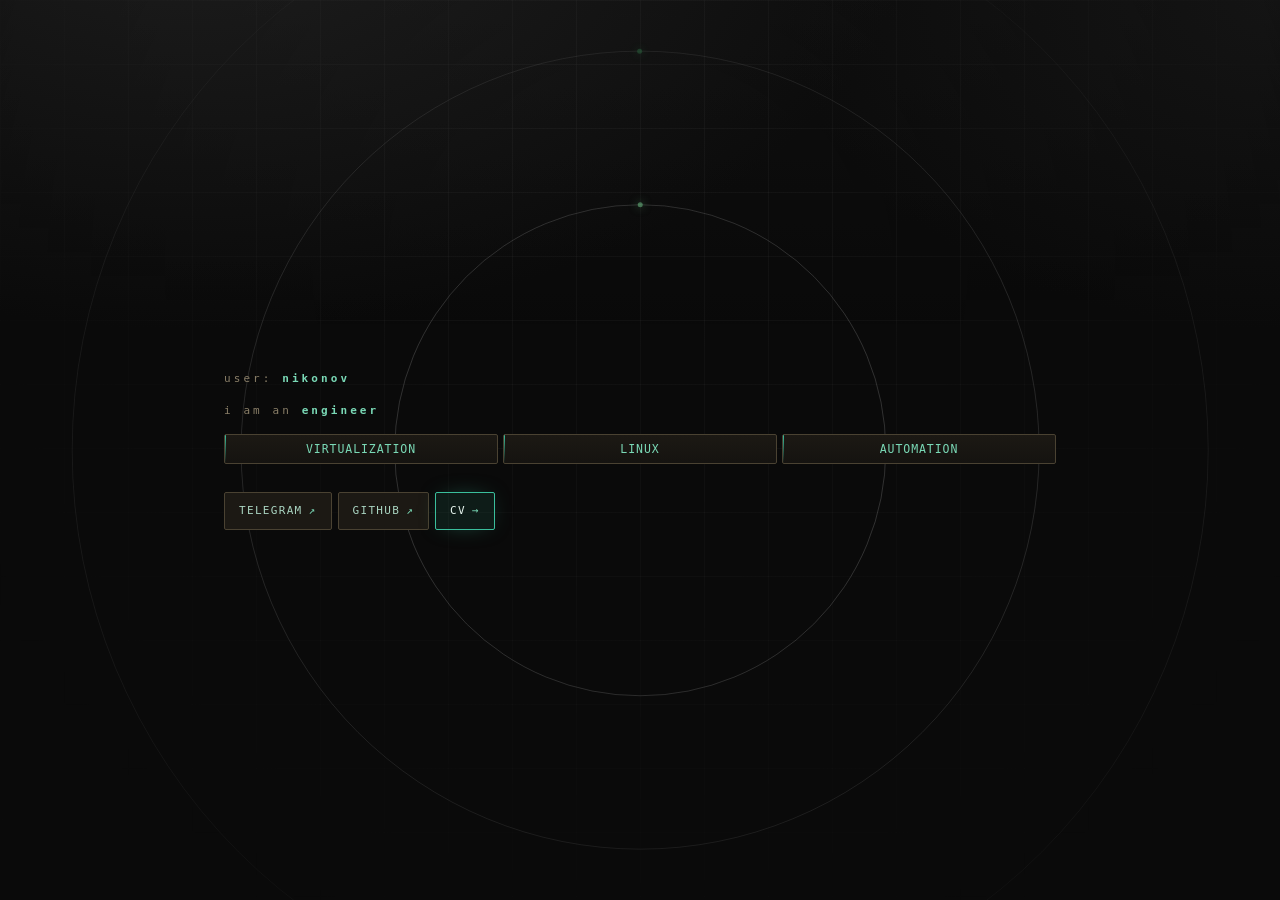
<file: index.html>
<!DOCTYPE html>
<html lang="en">
<head>
<meta charset="UTF-8" />
<meta name="viewport" content="width=device-width, initial-scale=1.0" />
<title>Home</title>
<link rel="icon" type="image/png" href="favicon.png" />

<!-- Open Graph / Telegram preview -->
<meta property="og:type" content="website" />
<meta property="og:url" content="https://user-nikonov.space/" />
<meta property="og:title" content="Nikonov — Infrastructure Engineer" />
<meta property="og:description" content="Infrastructure engineer with 7+ years in IT. Focused on virtualization, Linux administration, and automation." />
<meta property="og:image" content="https://user-nikonov.space/ava.png" />
<meta name="twitter:card" content="summary_large_image" />

<link rel="stylesheet" href="bg.css" />
<style>
  :root{
    --bg:#0d0c0a;
    --bg2:#151310;
    --panel:#1c1914;
    --panel2:#232019;
    --line:#3a3428;
    --line2:#4a4232;
    --text:#efe6d2;
    --muted:#b9ad93;
    --dim:#8a7f68;
    --accent:#3abf9c;
    --accent2:#7ad9b6;
    --amber:#8fe3c8;
    --olive:#6aa38a;
    --khaki:#a9d4c1;
    --rust:#2f8b76;
    --cream:#e6f5ee;
    --mono:"IBM Plex Mono","JetBrains Mono","SFMono-Regular",Consolas,monospace;
    --sans:"Inter","Segoe UI",Roboto,Arial,sans-serif;
  }

  *{box-sizing:border-box}
  html,body{height:100%}
  body{
    margin:0;
    color:var(--text);
    font-family:var(--sans);
    line-height:1.6;
    overflow-x:hidden;
    min-height:100vh;
    display:flex;
    align-items:center;
    justify-content:center;
  }

  .home{
    position:relative;
    z-index:2;
    width:100%;
    max-width:880px;
    padding:64px 24px;
  }

  .user{
    font-family:var(--mono);
    font-size:11px;
    letter-spacing:.28em;
    text-transform:lowercase;
    color:var(--dim);
    margin-bottom:14px;
  }
  .user b{
    color:var(--accent2);
    font-weight:600;
    letter-spacing:.28em;
  }

  .skills{
    display:grid;
    grid-template-columns:repeat(3, 1fr);
    gap:5px;
    margin-bottom:28px;
  }
  .skill{
    border:1px solid var(--line2);
    background:linear-gradient(180deg, var(--panel), var(--bg2));
    padding:5px 6px;
    border-radius:2px;
    text-align:center;
    font-family:var(--mono);
    font-size:clamp(.55rem, .9vw, .72rem);
    letter-spacing:.08em;
    text-transform:uppercase;
    color:var(--accent2);
    position:relative;
    overflow:hidden;
    white-space:nowrap;
    transition:border-color .25s, transform .25s, color .25s;
  }
  .skill::before{
    content:"";
    position:absolute; left:0; top:0; width:1px; height:100%;
    background:linear-gradient(180deg, var(--accent), transparent);
  }
  .skill:hover{
    border-color:var(--accent);
    color:var(--cream);
    transform:translateY(-1px);
  }

  .links{
    display:flex;
    flex-wrap:wrap;
    gap:6px;
  }
  .links a{
    display:inline-flex;
    align-items:center;
    gap:6px;
    font-family:var(--mono);
    font-size:11px;
    letter-spacing:.12em;
    text-transform:uppercase;
    text-decoration:none;
    color:var(--khaki);
    border:1px solid var(--line2);
    background:var(--panel);
    padding:9px 14px;
    border-radius:2px;
    transition:.25s;
  }
  .links a:hover{
    border-color:var(--accent);
    color:var(--cream);
    background:var(--panel2);
  }
  .links a.primary{
    color:var(--cream);
    border-color:var(--accent);
    background:rgba(58,191,156,.10);
    box-shadow:0 0 24px -10px rgba(58,191,156,.6);
  }
  .links a.primary:hover{
    background:rgba(58,191,156,.18);
    box-shadow:0 0 32px -8px rgba(58,191,156,.85);
  }
  .links a .arrow{
    color:var(--accent2);
    transition:transform .25s;
  }
  .links a.primary:hover .arrow{transform:translateX(3px)}

  @media (max-width:600px){
    .skills{grid-template-columns:1fr}
    .links a{flex:1 1 auto; justify-content:center}
  }
</style>
</head>
<body>

<div class="bg-grid"></div>

<div class="bg-orbits">
  <div class="bg-orbits__system">
    <div class="orbit orbit--1"><span class="orbit__planet"></span></div>
    <div class="orbit orbit--2"><span class="orbit__planet"></span></div>
    <div class="orbit orbit--3"><span class="orbit__planet"></span></div>
    <div class="orbit orbit--4"></div>
  </div>
</div>

<main class="home">
  <div class="user">user: <b>nikonov</b></div>
  <div class="user">i am an <b>engineer</b></div>

  <div class="skills">
    <div class="skill">Virtualization</div>
    <div class="skill">Linux</div>
    <div class="skill">Automation</div>
  </div>

  <div class="links">
    <a href="https://t.me/ONL_Max_Nik" target="_blank" rel="noopener">Telegram <span class="arrow">↗</span></a>
    <a href="https://github.com/Sornodod" target="_blank" rel="noopener">GitHub <span class="arrow">↗</span></a>
    <a href="/resume/" class="primary">CV <span class="arrow">→</span></a>
  </div>
</main>

<!-- Yandex.Metrika counter -->
<script type="text/javascript">
    (function(m,e,t,r,i,k,a){
        m[i]=m[i]||function(){(m[i].a=m[i].a||[]).push(arguments)};
        m[i].l=1*new Date();
        for (var j = 0; j < document.scripts.length; j++) {if (document.scripts[j].src === r) { return; }}
        k=e.createElement(t),a=e.getElementsByTagName(t)[0],k.async=1,k.src=r,a.parentNode.insertBefore(k,a)
    })(window, document,'script','https://mc.yandex.ru/metrika/tag.js?id=112547080', 'ym');

    ym(112547080, 'init', {ssr:true, webvisor:true, clickmap:true, ecommerce:"dataLayer", referrer: document.referrer, url: location.href, accurateTrackBounce:true, trackLinks:true});
</script>
<noscript><div><img src="https://mc.yandex.ru/watch/112547080" style="position:absolute; left:-9999px;" alt="" /></div></noscript>
<!-- /Yandex.Metrika counter -->

</body>
</html>
</file>
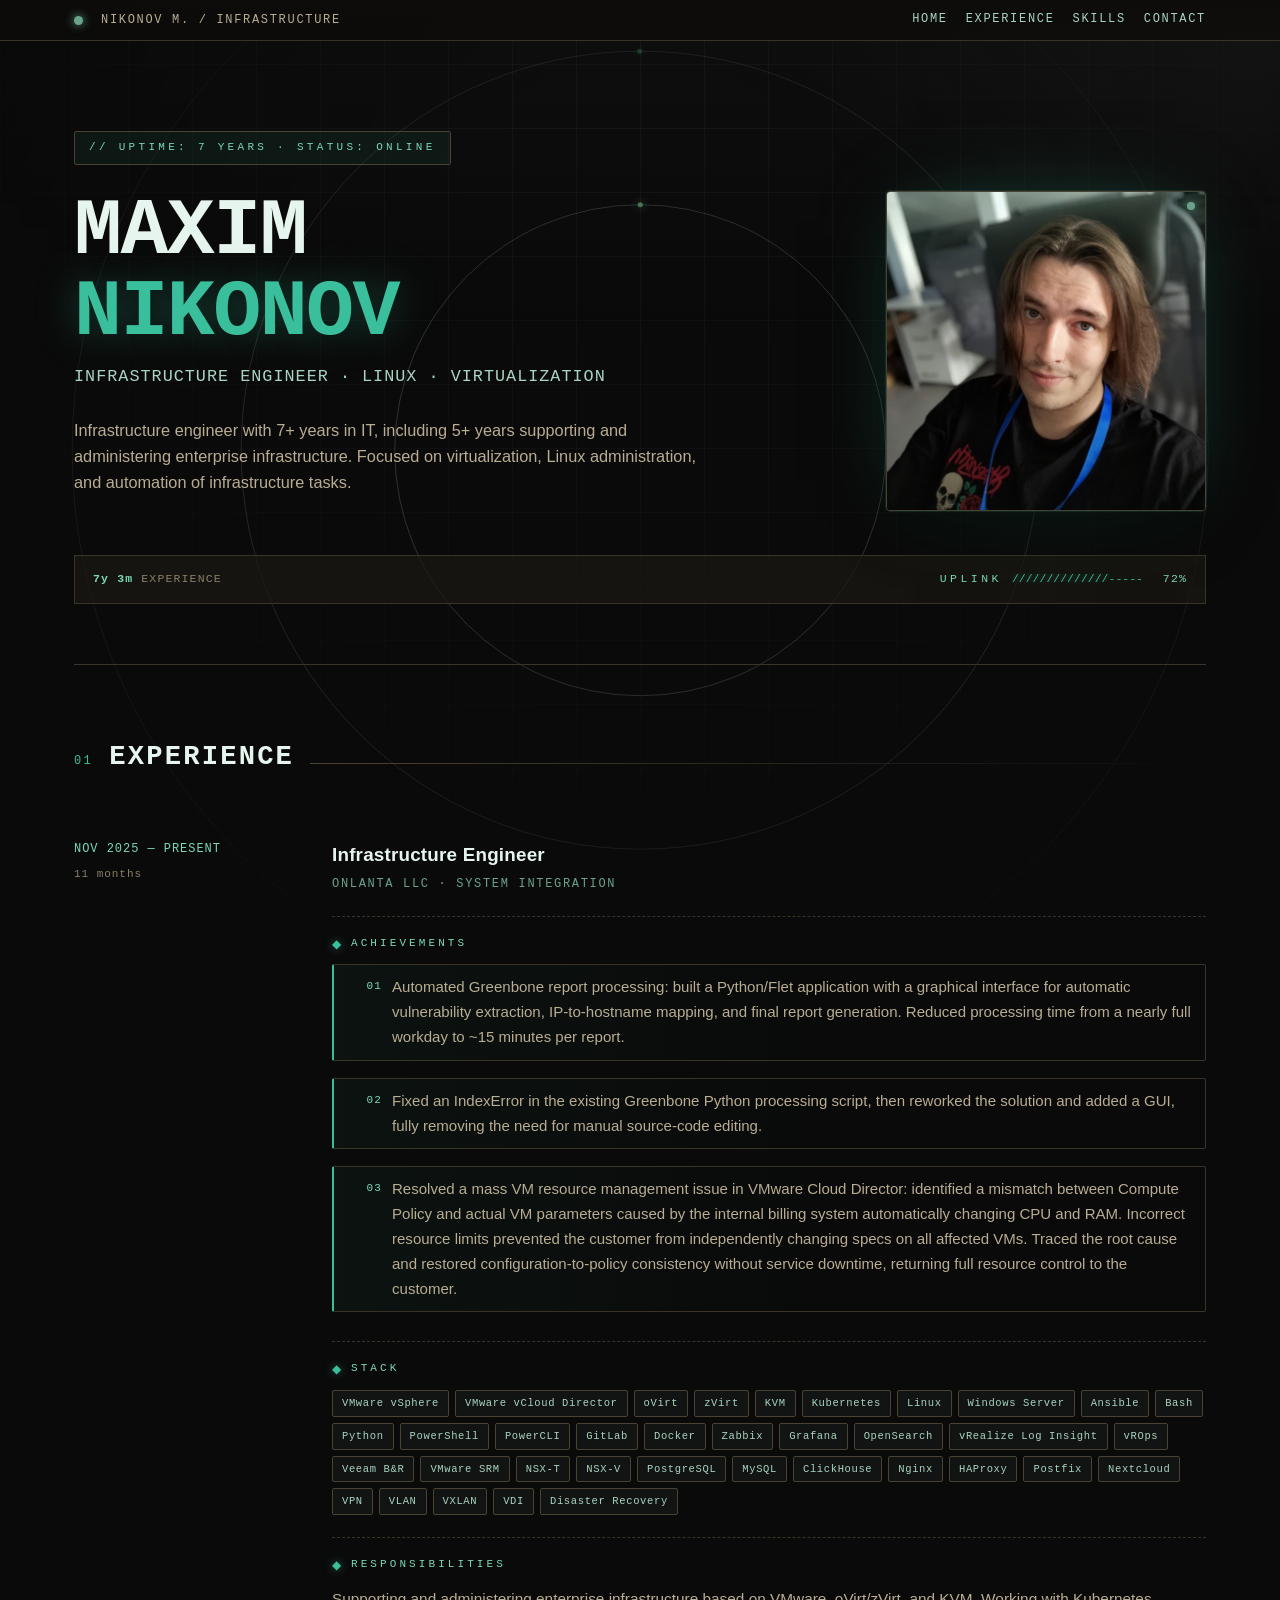
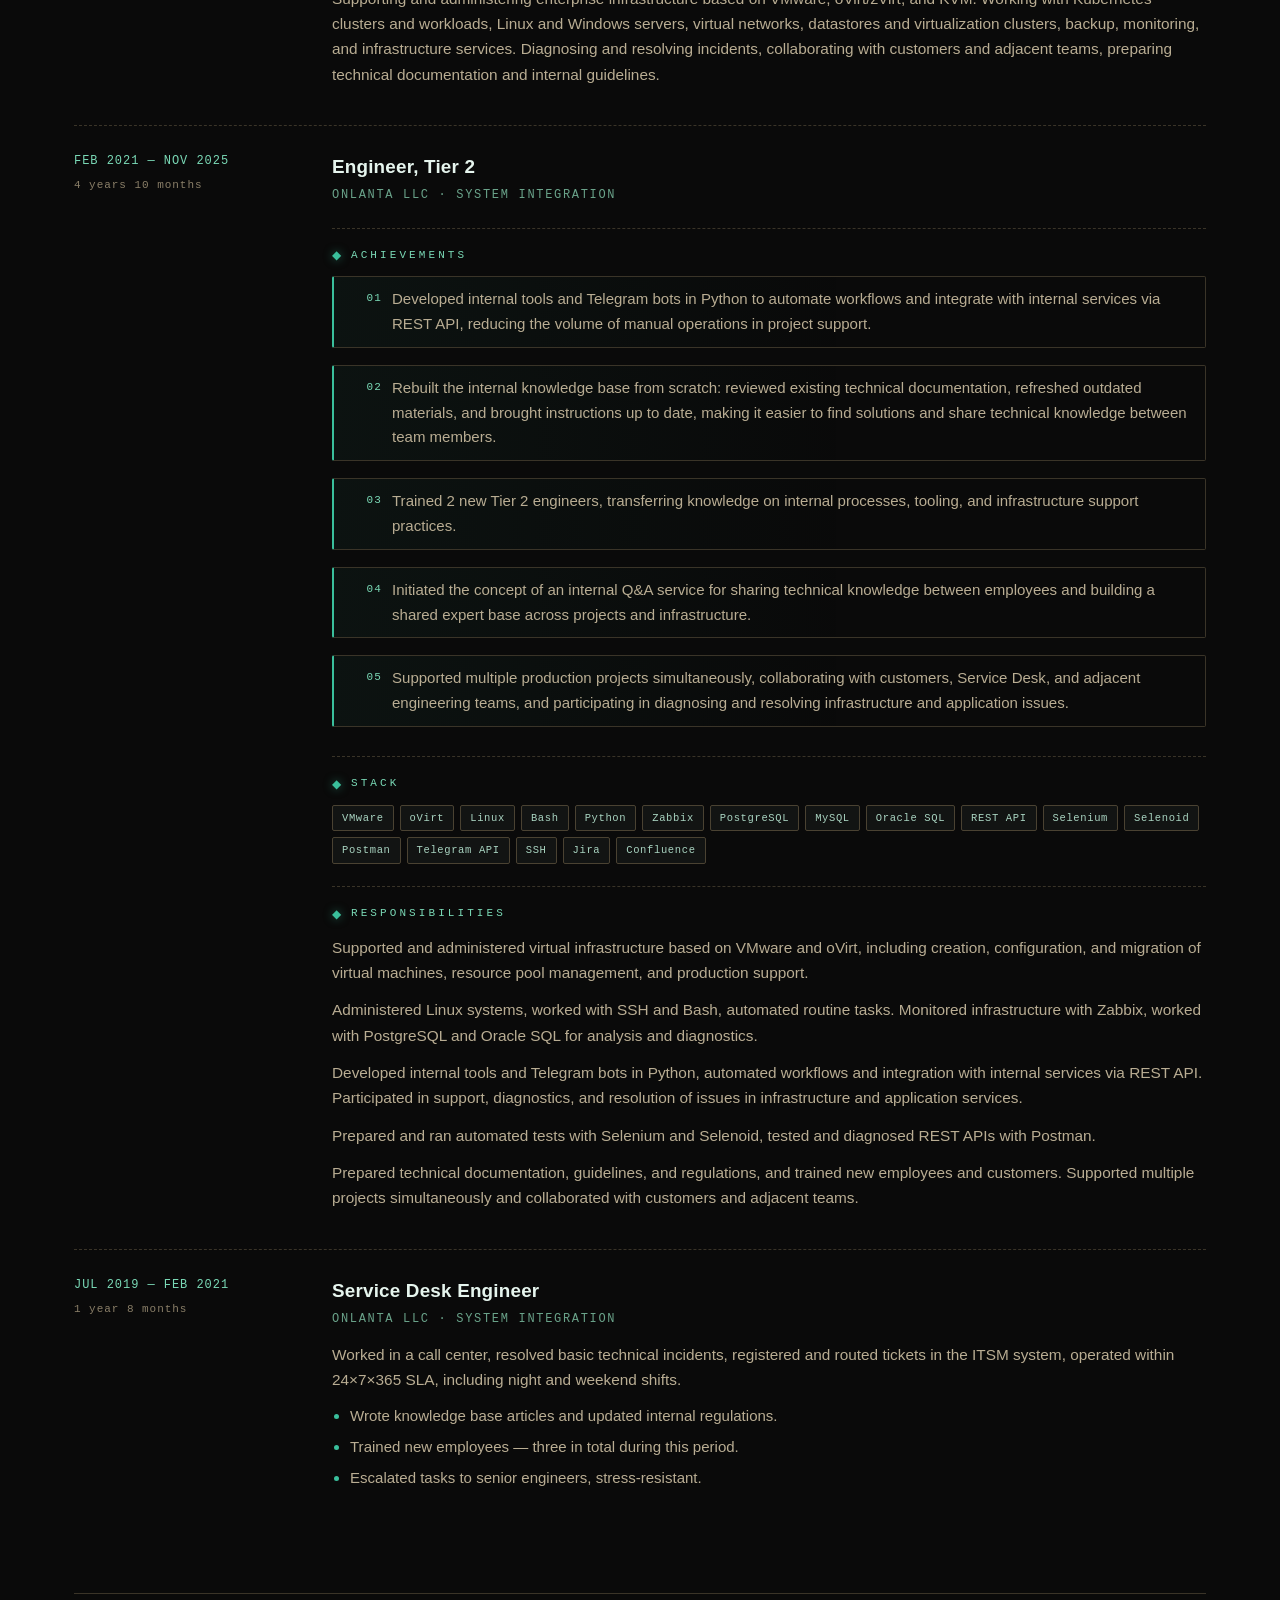
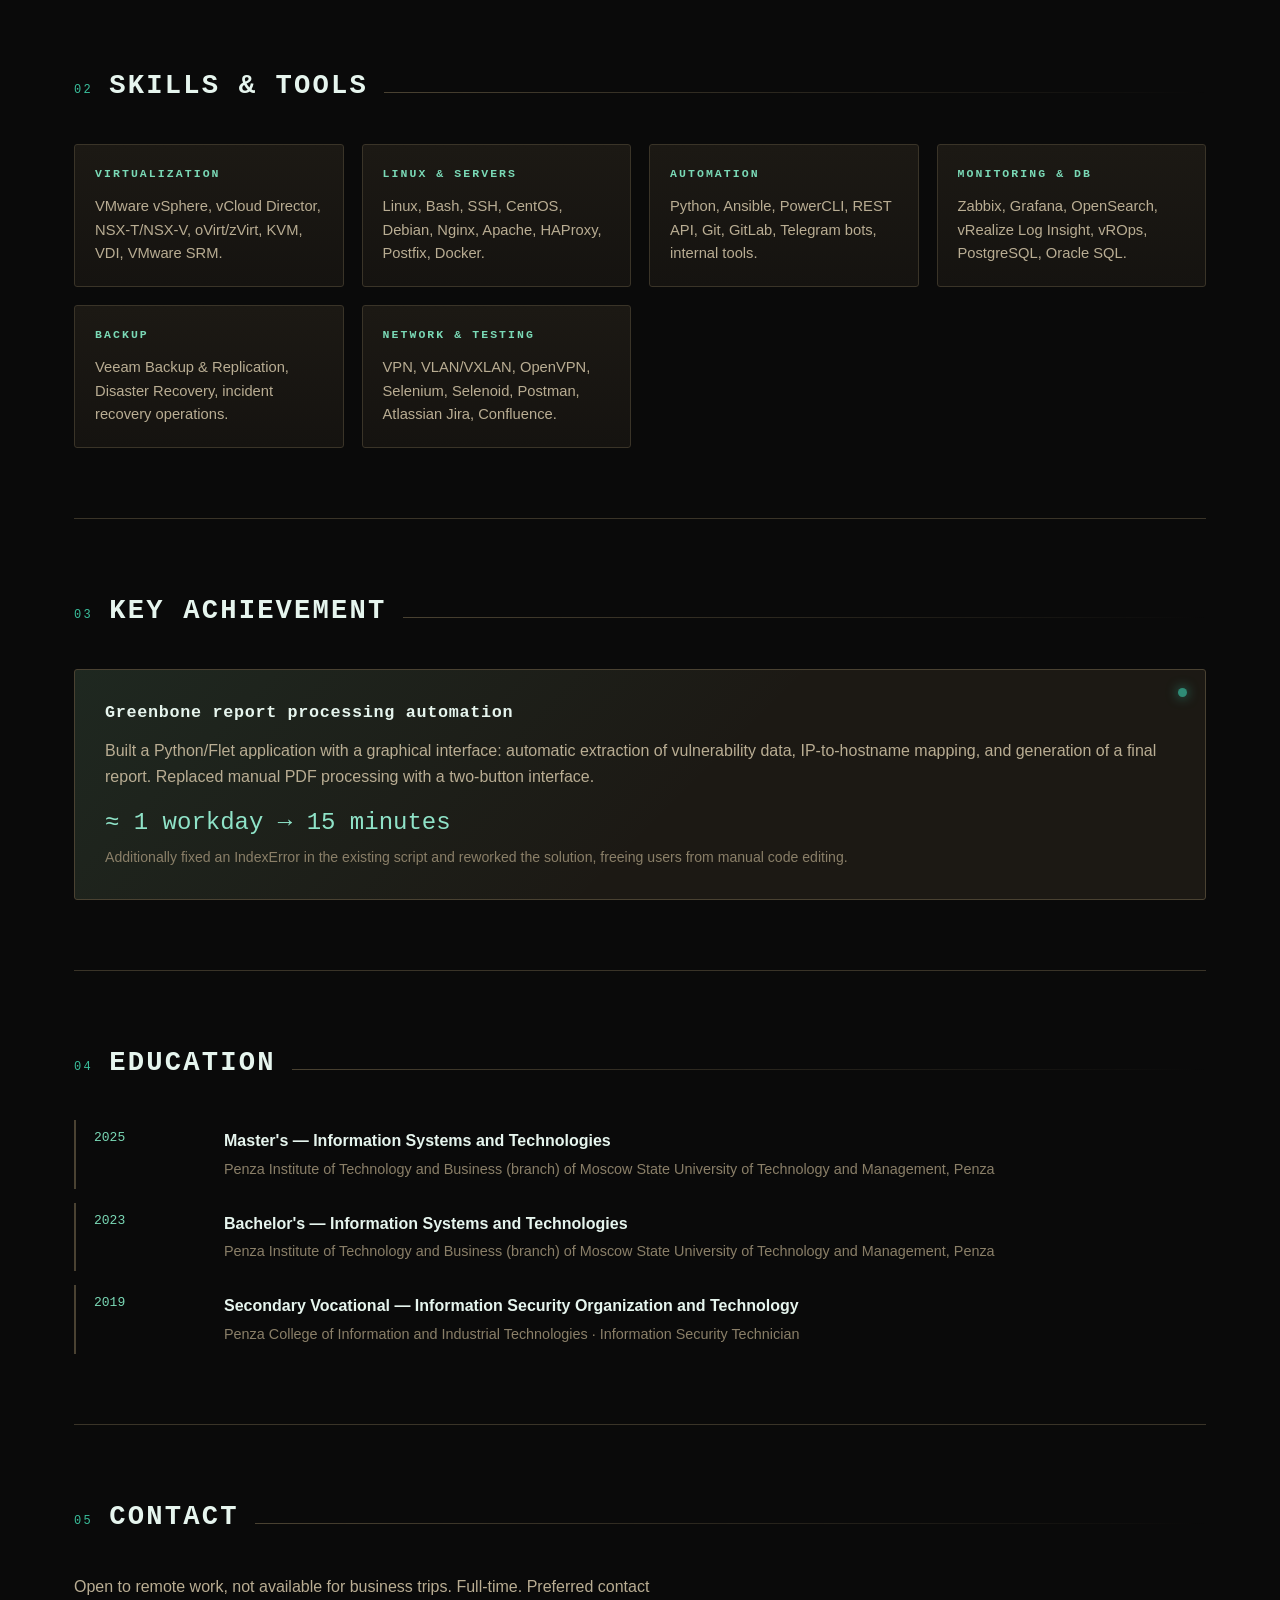
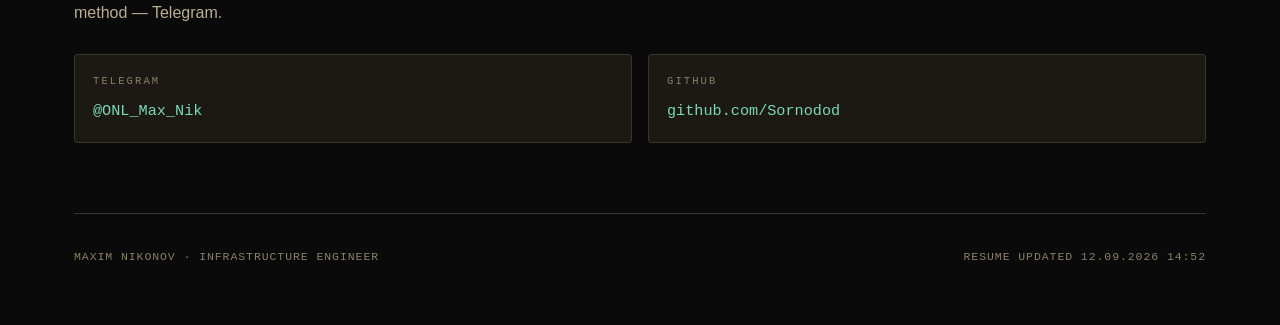
<file: resume/index.html>
<!DOCTYPE html>
<html lang="en">
<head>
<meta charset="UTF-8" />
<meta name="viewport" content="width=device-width, initial-scale=1.0" />
<title>CV Nikonov</title>
<link rel="icon" type="image/png" href="../favicon.png" />
<link rel="stylesheet" href="../bg.css" />
<style>
  :root{
    --bg:#0d0c0a;
    --bg2:#151310;
    --panel:#1c1914;
    --panel2:#232019;
    --line:#3a3428;
    --line2:#4a4232;
    --text:#efe6d2;
    --muted:#b9ad93;
    --dim:#8a7f68;
    --accent:#3abf9c;
    --accent2:#7ad9b6;
    --amber:#8fe3c8;
    --olive:#6aa38a;
    --khaki:#a9d4c1;
    --rust:#2f8b76;
    --cream:#e6f5ee;
    --mono:"IBM Plex Mono","JetBrains Mono","SFMono-Regular",Consolas,monospace;
    --sans:"Inter","Segoe UI",Roboto,Arial,sans-serif;
  }

  *{box-sizing:border-box}
  html{scroll-behavior:smooth}
  body{
    margin:0;
    color:var(--text);
    font-family:var(--sans);
    line-height:1.6;
    overflow-x:hidden;
  }

  .wrap{position:relative; z-index:2; max-width:1180px; margin:0 auto; padding:0 24px}

  /* ---------- top bar ---------- */
  .topbar{
    position:sticky; top:0; z-index:50;
    backdrop-filter:blur(10px);
    background:linear-gradient(180deg, rgba(13,12,10,.92), rgba(13,12,10,.65));
    border-bottom:1px solid var(--line);
  }
  .topbar-inner{
    max-width:1180px; margin:0 auto; padding:10px 24px;
    display:flex; align-items:center; gap:18px; flex-wrap:wrap;
    font-family:var(--mono); font-size:12px; letter-spacing:.14em; text-transform:uppercase;
    color:var(--muted);
  }
  .dot{
    width:9px; height:9px; border-radius:50%;
    background:var(--olive);
    box-shadow:0 0 10px var(--olive);
    animation:pulse 2.4s ease-in-out infinite;
  }
  @keyframes pulse{50%{opacity:.35}}
  .topbar .sep{flex:1}
  .topbar a{color:var(--khaki); text-decoration:none; border-bottom:1px dashed transparent}
  .topbar a:hover{color:var(--accent2); border-bottom-color:var(--accent2)}

  /* ---------- hero ---------- */
  header.hero{padding:90px 0 60px; position:relative}
  .tag{
    display:inline-flex; align-items:center; gap:10px;
    font-family:var(--mono); font-size:11px; letter-spacing:.3em; text-transform:uppercase;
    color:var(--accent2);
    border:1px solid var(--line2);
    background:rgba(58,191,156,.07);
    padding:7px 14px; border-radius:2px;
  }

  .hero-cols{
    display:grid;
    grid-template-columns:1.6fr .8fr;
    gap:48px;
    align-items:center;
    margin-top:26px;
  }

  h1{
    font-family:var(--mono);
    font-size:clamp(2.4rem, 6.5vw, 5rem);
    line-height:1.02;
    margin:0 0 10px;
    letter-spacing:-.02em;
    color:var(--cream);
    text-transform:uppercase;
  }
  h1 span{color:var(--accent); text-shadow:0 0 40px rgba(58,191,156,.35)}
  .sub{
    font-family:var(--mono); font-size:clamp(.85rem,1.6vw,1.05rem);
    color:var(--khaki); letter-spacing:.06em; margin-bottom:26px;
  }
  .lead{max-width:640px; color:var(--muted); font-size:1.02rem}

  /* ---------- avatar ---------- */
  .avatar{
    position:relative;
    justify-self:end;
    width:100%;
    max-width:320px;
    aspect-ratio:1 / 1;
    border-radius:4px;
    overflow:hidden;
    border:1px solid var(--line2);
    background:linear-gradient(180deg, var(--panel), var(--bg2));
    box-shadow:
      0 0 0 1px rgba(58,191,156,.12),
      0 24px 60px -20px rgba(0,0,0,.8),
      0 0 80px -30px rgba(58,191,156,.5);
    transition:box-shadow .45s ease, border-color .45s ease;
  }
  .avatar img{
    width:100%; height:100%; object-fit:cover; display:block;
    filter:contrast(1.05) saturate(1.05);
    transition:filter .45s ease, transform .45s ease;
  }
  .avatar:hover{
    border-color:var(--accent);
    box-shadow:
      0 0 0 1px rgba(58,191,156,.35),
      0 24px 60px -20px rgba(0,0,0,.8),
      0 0 100px -20px rgba(58,191,156,.7);
  }
  .avatar:hover img{
    filter:contrast(1.05) saturate(1.1);
    transform:scale(1.03);
  }
  .avatar::after{
    content:"";
    position:absolute; inset:0;
    background:linear-gradient(180deg, rgba(58,191,156,.10), transparent 40%, rgba(13,12,10,.35));
    pointer-events:none;
  }
  .avatar::before{
    content:"";
    position:absolute; top:10px; right:10px;
    width:8px; height:8px; border-radius:50%;
    background:var(--olive);
    box-shadow:0 0 10px var(--olive);
    z-index:2;
    animation:pulse 2.4s ease-in-out infinite;
  }

  /* ---------- telemetry strip ---------- */
  .telemetry{
    margin-top:44px;
    border:1px solid var(--line);
    background:rgba(28,25,20,.72);
    padding:14px 18px;
    font-family:var(--mono);
    font-size:11.5px;
    color:var(--dim);
    display:flex;
    align-items:baseline;
    gap:26px;
    letter-spacing:.1em;
  }
  .telemetry > span:first-child{
    flex:0 0 auto;
    white-space:nowrap;
  }
  .telemetry b{color:var(--accent2); font-weight:600}

  /* ---------- ascii uplink ---------- */
  .uplink{
    display:flex;
    flex:1 1 auto;
    min-width:0;
    align-items:baseline;
    gap:10px;
    font-family:var(--mono);
    letter-spacing:.1em;
    color:var(--dim);
    justify-content:flex-end;
    overflow:hidden;
  }
  .uplink__label{
    color:var(--accent2);
    letter-spacing:.3em;
    flex:0 0 auto;
    white-space:nowrap;
  }
  .uplink__bar{
    color:var(--accent);
    letter-spacing:0;
    text-shadow:0 0 6px rgba(58,191,156,.45);
    flex:0 1 auto;
    min-width:0;
    white-space:nowrap;
    overflow:hidden;
  }
  .uplink__value{
    color:var(--accent2);
    font-variant-numeric:tabular-nums;
    min-width:34px;
    text-align:right;
    flex:0 0 auto;
    white-space:nowrap;
  }

  /* ---------- sections ---------- */
  section{padding:70px 0; border-top:1px solid var(--line)}
  .sec-head{
    display:flex; align-items:baseline; gap:16px; margin-bottom:36px;
  }
  .sec-num{
    font-family:var(--mono); font-size:12px; color:var(--accent);
    letter-spacing:.2em;
  }
  h2{
    font-family:var(--mono); font-size:clamp(1.2rem,2.6vw,1.7rem);
    text-transform:uppercase; letter-spacing:.08em; margin:0; color:var(--cream);
  }
  .sec-line{flex:1; height:1px; background:linear-gradient(90deg,var(--line2),transparent)}

  /* ---------- timeline ---------- */
  .job{
    display:grid; grid-template-columns:230px 1fr; gap:28px;
    padding:26px 0; border-bottom:1px dashed var(--line);
  }
  .job:last-child{border-bottom:none}
  .job-when{
    font-family:var(--mono); font-size:12px; color:var(--accent2);
    letter-spacing:.08em;
  }
  .job-when em{
    display:block; font-style:normal; color:var(--dim); margin-top:6px; font-size:11px;
  }
  .job h3{
    margin:0 0 4px; font-size:1.18rem; color:var(--cream); letter-spacing:.01em;
  }
  .job .company{
    font-family:var(--mono); font-size:12px; color:var(--olive);
    text-transform:uppercase; letter-spacing:.14em; margin-bottom:14px;
  }
  .job p{margin:0 0 12px; color:var(--muted); font-size:.96rem}
  .job ul{margin:0; padding-left:18px; color:var(--muted); font-size:.94rem}
  .job li{margin-bottom:7px}
  .job li::marker{color:var(--accent)}

  /* ---------- job content blocks ---------- */
  .job-block{
    margin-top:22px;
    padding-top:18px;
    border-top:1px dashed var(--line);
  }
  .job-block:first-of-type{
    margin-top:14px;
  }
  .job-block__head{
    display:flex;
    align-items:center;
    gap:10px;
    margin-bottom:12px;
  }
  .job-block__mark{
    color:var(--accent);
    font-size:.75rem;
    line-height:1;
    text-shadow:0 0 10px rgba(58,191,156,.5);
  }
  .job-block__title{
    font-family:var(--mono);
    font-size:11px;
    letter-spacing:.28em;
    text-transform:uppercase;
    color:var(--accent2);
  }

  /* achievements — numbered with accent */
  .job-achievements{
    list-style:none;
    margin:0;
    padding:0;
    display:grid;
    gap:10px;
  }
  .job-achievements li{
    display:grid;
    grid-template-columns:36px 1fr;
    gap:10px;
    align-items:start;
    color:var(--muted);
    font-size:.94rem;
    line-height:1.65;
    padding:10px 12px;
    border:1px solid var(--line);
    border-left:2px solid var(--accent);
    background:linear-gradient(90deg, rgba(58,191,156,.05), transparent 60%);
    border-radius:2px;
    transition:border-color .25s, background .25s;
  }
  .job-achievements li:hover{
    border-left-color:var(--accent2);
    background:linear-gradient(90deg, rgba(58,191,156,.09), transparent 70%);
  }
  .job-achievements__num{
    font-family:var(--mono);
    font-size:11px;
    letter-spacing:.1em;
    color:var(--accent2);
    padding-top:2px;
    text-align:right;
  }
  .job-achievements__text{display:block}

  /* stack — compact tag chips */
  .job-stack{
    display:flex;
    flex-wrap:wrap;
    gap:6px;
  }
  .job-stack__tag{
    font-family:var(--mono);
    font-size:10.5px;
    letter-spacing:.06em;
    border:1px solid var(--line2);
    color:var(--khaki);
    padding:4px 9px;
    border-radius:2px;
    background:rgba(169,212,193,.05);
    transition:border-color .2s, color .2s, background .2s;
  }
  .job-stack__tag:hover{
    border-color:var(--accent);
    color:var(--cream);
    background:rgba(58,191,156,.10);
  }

  /* responsibilities */
  .job-resp{
    margin:0;
    color:var(--muted);
    font-size:.94rem;
    line-height:1.65;
  }

  .chips{display:flex; flex-wrap:wrap; gap:7px; margin-top:14px}
  .chip{
    font-family:var(--mono); font-size:10.5px; letter-spacing:.08em;
    border:1px solid var(--line2); color:var(--khaki);
    padding:4px 9px; border-radius:2px; background:rgba(169,212,193,.05);
  }

  /* ---------- skills ---------- */
  .skills{
    display:grid; grid-template-columns:repeat(auto-fit,minmax(260px,1fr)); gap:18px;
  }
  .skill-card{
    border:1px solid var(--line);
    background:linear-gradient(180deg,var(--panel),var(--bg2));
    padding:20px; border-radius:3px;
    transition:border-color .25s, transform .25s;
  }
  .skill-card:hover{border-color:var(--accent); transform:translateY(-3px)}
  .skill-card h4{
    margin:0 0 12px; font-family:var(--mono); font-size:11.5px;
    letter-spacing:.18em; text-transform:uppercase; color:var(--accent2);
  }
  .skill-card p{margin:0; color:var(--muted); font-size:.92rem}

  /* ---------- highlight ---------- */
  .highlight{
    border:1px solid var(--line2);
    background:
      linear-gradient(135deg, rgba(58,191,156,.09), transparent 55%),
      var(--panel);
    padding:30px; border-radius:3px;
    position:relative;
  }
  .highlight::after{
    content:""; position:absolute; right:18px; top:18px;
    width:9px; height:9px; border-radius:50%; background:var(--rust);
    box-shadow:0 0 12px var(--rust);
  }
  .highlight h3{
    font-family:var(--mono); margin:0 0 12px; color:var(--cream);
    font-size:1.05rem; letter-spacing:.04em;
  }
  .highlight p{margin:0; color:var(--muted)}
  .highlight .metric{
    font-family:var(--mono); color:var(--amber); font-size:1.5rem;
    display:block; margin:14px 0 4px;
  }

  /* ---------- education ---------- */
  .edu{display:grid; gap:14px}
  .edu-item{
    display:grid; grid-template-columns:110px 1fr; gap:20px;
    border-left:2px solid var(--line2); padding:8px 0 8px 18px;
    transition:border-color .25s;
  }
  .edu-item:hover{border-color:var(--accent)}
  .edu-item .year{
    font-family:var(--mono); color:var(--accent2); font-size:13px;
  }
  .edu-item h4{margin:0 0 4px; color:var(--cream); font-size:1rem}
  .edu-item p{margin:0; color:var(--dim); font-size:.9rem}

  /* ---------- contact ---------- */
  .contact{
    display:grid; grid-template-columns:repeat(auto-fit,minmax(220px,1fr)); gap:16px;
    margin-top:28px;
  }
  .contact a{
    display:block; text-decoration:none; color:var(--text);
    border:1px solid var(--line); background:var(--panel);
    padding:18px; border-radius:3px; transition:.25s;
  }
  .contact a:hover{border-color:var(--accent); background:var(--panel2)}
  .contact small{
    display:block; font-family:var(--mono); font-size:10.5px; letter-spacing:.2em;
    text-transform:uppercase; color:var(--dim); margin-bottom:8px;
  }
  .contact span{font-family:var(--mono); color:var(--accent2); font-size:.95rem}

  footer{
    border-top:1px solid var(--line); padding:34px 0 60px;
    font-family:var(--mono); font-size:11.5px; color:var(--dim);
    display:flex; justify-content:space-between; gap:16px; flex-wrap:wrap;
    letter-spacing:.08em;
  }

  @media (max-width:860px){
    .hero-cols{grid-template-columns:1fr; gap:32px}
    .avatar{justify-self:start; max-width:260px}
    .job{grid-template-columns:1fr; gap:10px}
    header.hero{padding:60px 0 40px}
  }
  @media (max-width:520px){
    .edu-item{grid-template-columns:1fr; gap:4px}
    .telemetry{font-size:10.5px; gap:14px}
    .uplink__value{min-width:30px}
  }
</style>
</head>
<body>

<div class="bg-grid"></div>

<div class="bg-orbits">
  <div class="bg-orbits__system">
    <div class="orbit orbit--1"><span class="orbit__planet"></span></div>
    <div class="orbit orbit--2"><span class="orbit__planet"></span></div>
    <div class="orbit orbit--3"><span class="orbit__planet"></span></div>
    <div class="orbit orbit--4"></div>
  </div>
</div>

<div class="topbar">
  <div class="topbar-inner">
    <span class="dot"></span>
    <span>NIKONOV M. / INFRASTRUCTURE</span>
    <span class="sep"></span>
    <a href="/">HOME</a>
    <a href="#experience">EXPERIENCE</a>
    <a href="#skills">SKILLS</a>
    <a href="#contact">CONTACT</a>
  </div>
</div>

<div class="wrap">

  <header class="hero">
    <div class="tag">// UPTIME: 7 YEARS · STATUS: ONLINE</div>

    <div class="hero-cols">
      <div>
        <h1>Maxim<br><span>Nikonov</span></h1>
        <div class="sub">INFRASTRUCTURE ENGINEER · LINUX · VIRTUALIZATION</div>
        <p class="lead">
          Infrastructure engineer with 7+ years in IT, including 5+ years
          supporting and administering enterprise infrastructure.
          Focused on virtualization, Linux administration,
          and automation of infrastructure tasks.
        </p>
      </div>

      <div class="avatar">
        <img src="../ava.png" alt="Maxim Nikonov" />
      </div>
    </div>

    <div class="telemetry">
      <span><b>7y 3m</b> EXPERIENCE</span>
      <span class="uplink" aria-hidden="true">
        <span class="uplink__label">UPLINK</span>
        <span class="uplink__bar" id="uplinkBar">------------------</span>
        <span class="uplink__value" id="uplinkValue">0%</span>
      </span>
    </div>
  </header>

  <section id="experience">
    <div class="sec-head">
      <span class="sec-num">01</span>
      <h2>Experience</h2>
      <span class="sec-line"></span>
    </div>

    <div class="job">
      <div class="job-when">
        NOV 2025 — PRESENT
        <em>11 months</em>
      </div>
      <div>
        <h3>Infrastructure Engineer</h3>
        <div class="company">ONLANTA LLC · System Integration</div>

        <div class="job-block">
          <div class="job-block__head">
            <span class="job-block__mark">◆</span>
            <span class="job-block__title">Achievements</span>
          </div>
          <ol class="job-achievements">
            <li>
              <span class="job-achievements__num">01</span>
              <span class="job-achievements__text">
                Automated Greenbone report processing: built a Python/Flet application with a graphical interface
                for automatic vulnerability extraction, IP-to-hostname mapping, and final report generation.
                Reduced processing time from a nearly full workday to ~15 minutes per report.
              </span>
            </li>
            <li>
              <span class="job-achievements__num">02</span>
              <span class="job-achievements__text">
                Fixed an IndexError in the existing Greenbone Python processing script, then reworked the solution
                and added a GUI, fully removing the need for manual source-code editing.
              </span>
            </li>
            <li>
              <span class="job-achievements__num">03</span>
              <span class="job-achievements__text">
                Resolved a mass VM resource management issue in VMware Cloud Director: identified a mismatch between
                Compute Policy and actual VM parameters caused by the internal billing system automatically changing
                CPU and RAM. Incorrect resource limits prevented the customer from independently changing specs on
                all affected VMs. Traced the root cause and restored configuration-to-policy consistency without
                service downtime, returning full resource control to the customer.
              </span>
            </li>
          </ol>
        </div>

        <div class="job-block">
          <div class="job-block__head">
            <span class="job-block__mark">◆</span>
            <span class="job-block__title">Stack</span>
          </div>
          <div class="job-stack">
            <span class="job-stack__tag">VMware vSphere</span>
            <span class="job-stack__tag">VMware vCloud Director</span>
            <span class="job-stack__tag">oVirt</span>
            <span class="job-stack__tag">zVirt</span>
            <span class="job-stack__tag">KVM</span>
            <span class="job-stack__tag">Kubernetes</span>
            <span class="job-stack__tag">Linux</span>
            <span class="job-stack__tag">Windows Server</span>
            <span class="job-stack__tag">Ansible</span>
            <span class="job-stack__tag">Bash</span>
            <span class="job-stack__tag">Python</span>
            <span class="job-stack__tag">PowerShell</span>
            <span class="job-stack__tag">PowerCLI</span>
            <span class="job-stack__tag">GitLab</span>
            <span class="job-stack__tag">Docker</span>
            <span class="job-stack__tag">Zabbix</span>
            <span class="job-stack__tag">Grafana</span>
            <span class="job-stack__tag">OpenSearch</span>
            <span class="job-stack__tag">vRealize Log Insight</span>
            <span class="job-stack__tag">vROps</span>
            <span class="job-stack__tag">Veeam B&amp;R</span>
            <span class="job-stack__tag">VMware SRM</span>
            <span class="job-stack__tag">NSX-T</span>
            <span class="job-stack__tag">NSX-V</span>
            <span class="job-stack__tag">PostgreSQL</span>
            <span class="job-stack__tag">MySQL</span>
            <span class="job-stack__tag">ClickHouse</span>
            <span class="job-stack__tag">Nginx</span>
            <span class="job-stack__tag">HAProxy</span>
            <span class="job-stack__tag">Postfix</span>
            <span class="job-stack__tag">Nextcloud</span>
            <span class="job-stack__tag">VPN</span>
            <span class="job-stack__tag">VLAN</span>
            <span class="job-stack__tag">VXLAN</span>
            <span class="job-stack__tag">VDI</span>
            <span class="job-stack__tag">Disaster Recovery</span>
          </div>
        </div>

        <div class="job-block">
          <div class="job-block__head">
            <span class="job-block__mark">◆</span>
            <span class="job-block__title">Responsibilities</span>
          </div>
          <p class="job-resp">
            Supporting and administering enterprise infrastructure based on VMware, oVirt/zVirt, and KVM.
            Working with Kubernetes clusters and workloads, Linux and Windows servers, virtual networks,
            datastores and virtualization clusters, backup, monitoring, and infrastructure services.
            Diagnosing and resolving incidents, collaborating with customers and adjacent teams,
            preparing technical documentation and internal guidelines.
          </p>
        </div>
      </div>
    </div>

    <div class="job">
      <div class="job-when">
        FEB 2021 — NOV 2025
        <em>4 years 10 months</em>
      </div>
      <div>
        <h3>Engineer, Tier 2</h3>
        <div class="company">ONLANTA LLC · System Integration</div>

        <div class="job-block">
          <div class="job-block__head">
            <span class="job-block__mark">◆</span>
            <span class="job-block__title">Achievements</span>
          </div>
          <ol class="job-achievements">
            <li>
              <span class="job-achievements__num">01</span>
              <span class="job-achievements__text">
                Developed internal tools and Telegram bots in Python to automate workflows and integrate
                with internal services via REST API, reducing the volume of manual operations in project support.
              </span>
            </li>
            <li>
              <span class="job-achievements__num">02</span>
              <span class="job-achievements__text">
                Rebuilt the internal knowledge base from scratch: reviewed existing technical documentation,
                refreshed outdated materials, and brought instructions up to date, making it easier to find
                solutions and share technical knowledge between team members.
              </span>
            </li>
            <li>
              <span class="job-achievements__num">03</span>
              <span class="job-achievements__text">
                Trained 2 new Tier 2 engineers, transferring knowledge on internal processes, tooling, and
                infrastructure support practices.
              </span>
            </li>
            <li>
              <span class="job-achievements__num">04</span>
              <span class="job-achievements__text">
                Initiated the concept of an internal Q&amp;A service for sharing technical knowledge between
                employees and building a shared expert base across projects and infrastructure.
              </span>
            </li>
            <li>
              <span class="job-achievements__num">05</span>
              <span class="job-achievements__text">
                Supported multiple production projects simultaneously, collaborating with customers, Service Desk,
                and adjacent engineering teams, and participating in diagnosing and resolving infrastructure and
                application issues.
              </span>
            </li>
          </ol>
        </div>

        <div class="job-block">
          <div class="job-block__head">
            <span class="job-block__mark">◆</span>
            <span class="job-block__title">Stack</span>
          </div>
          <div class="job-stack">
            <span class="job-stack__tag">VMware</span>
            <span class="job-stack__tag">oVirt</span>
            <span class="job-stack__tag">Linux</span>
            <span class="job-stack__tag">Bash</span>
            <span class="job-stack__tag">Python</span>
            <span class="job-stack__tag">Zabbix</span>
            <span class="job-stack__tag">PostgreSQL</span>
            <span class="job-stack__tag">MySQL</span>
            <span class="job-stack__tag">Oracle SQL</span>
            <span class="job-stack__tag">REST API</span>
            <span class="job-stack__tag">Selenium</span>
            <span class="job-stack__tag">Selenoid</span>
            <span class="job-stack__tag">Postman</span>
            <span class="job-stack__tag">Telegram API</span>
            <span class="job-stack__tag">SSH</span>
            <span class="job-stack__tag">Jira</span>
            <span class="job-stack__tag">Confluence</span>
          </div>
        </div>

        <div class="job-block">
          <div class="job-block__head">
            <span class="job-block__mark">◆</span>
            <span class="job-block__title">Responsibilities</span>
          </div>
          <p class="job-resp">
            Supported and administered virtual infrastructure based on VMware and oVirt, including creation,
            configuration, and migration of virtual machines, resource pool management, and production support.
          </p>
          <p class="job-resp">
            Administered Linux systems, worked with SSH and Bash, automated routine tasks. Monitored infrastructure
            with Zabbix, worked with PostgreSQL and Oracle SQL for analysis and diagnostics.
          </p>
          <p class="job-resp">
            Developed internal tools and Telegram bots in Python, automated workflows and integration with
            internal services via REST API. Participated in support, diagnostics, and resolution of issues
            in infrastructure and application services.
          </p>
          <p class="job-resp">
            Prepared and ran automated tests with Selenium and Selenoid, tested and diagnosed REST APIs with Postman.
          </p>
          <p class="job-resp">
            Prepared technical documentation, guidelines, and regulations, and trained new employees and customers.
            Supported multiple projects simultaneously and collaborated with customers and adjacent teams.
          </p>
        </div>
      </div>
    </div>

    <div class="job">
      <div class="job-when">
        JUL 2019 — FEB 2021
        <em>1 year 8 months</em>
      </div>
      <div>
        <h3>Service Desk Engineer</h3>
        <div class="company">ONLANTA LLC · System Integration</div>
        <p>
          Worked in a call center, resolved basic technical incidents, registered and routed
          tickets in the ITSM system, operated within 24×7×365 SLA, including night and weekend shifts.
        </p>
        <ul>
          <li>Wrote knowledge base articles and updated internal regulations.</li>
          <li>Trained new employees — three in total during this period.</li>
          <li>Escalated tasks to senior engineers, stress-resistant.</li>
        </ul>
      </div>
    </div>
  </section>

  <section id="skills">
    <div class="sec-head">
      <span class="sec-num">02</span>
      <h2>Skills & Tools</h2>
      <span class="sec-line"></span>
    </div>

    <div class="skills">
      <div class="skill-card">
        <h4>Virtualization</h4>
        <p>VMware vSphere, vCloud Director, NSX-T/NSX-V, oVirt/zVirt, KVM, VDI, VMware SRM.</p>
      </div>
      <div class="skill-card">
        <h4>Linux & Servers</h4>
        <p>Linux, Bash, SSH, CentOS, Debian, Nginx, Apache, HAProxy, Postfix, Docker.</p>
      </div>
      <div class="skill-card">
        <h4>Automation</h4>
        <p>Python, Ansible, PowerCLI, REST API, Git, GitLab, Telegram bots, internal tools.</p>
      </div>
      <div class="skill-card">
        <h4>Monitoring & DB</h4>
        <p>Zabbix, Grafana, OpenSearch, vRealize Log Insight, vROps, PostgreSQL, Oracle SQL.</p>
      </div>
      <div class="skill-card">
        <h4>Backup</h4>
        <p>Veeam Backup & Replication, Disaster Recovery, incident recovery operations.</p>
      </div>
      <div class="skill-card">
        <h4>Network & Testing</h4>
        <p>VPN, VLAN/VXLAN, OpenVPN, Selenium, Selenoid, Postman, Atlassian Jira, Confluence.</p>
      </div>
    </div>
  </section>

  <section>
    <div class="sec-head">
      <span class="sec-num">03</span>
      <h2>Key Achievement</h2>
      <span class="sec-line"></span>
    </div>

    <div class="highlight">
      <h3>Greenbone report processing automation</h3>
      <p>
        Built a Python/Flet application with a graphical interface: automatic extraction
        of vulnerability data, IP-to-hostname mapping, and generation of a final report.
        Replaced manual PDF processing with a two-button interface.
      </p>
      <span class="metric">≈ 1 workday → 15 minutes</span>
      <p style="font-size:.88rem;color:var(--dim)">
        Additionally fixed an IndexError in the existing script and reworked the solution,
        freeing users from manual code editing.
      </p>
    </div>
  </section>

  <section>
    <div class="sec-head">
      <span class="sec-num">04</span>
      <h2>Education</h2>
      <span class="sec-line"></span>
    </div>

    <div class="edu">
      <div class="edu-item">
        <div class="year">2025</div>
        <div>
          <h4>Master's — Information Systems and Technologies</h4>
          <p>Penza Institute of Technology and Business (branch) of Moscow State University of Technology and Management, Penza</p>
        </div>
      </div>
      <div class="edu-item">
        <div class="year">2023</div>
        <div>
          <h4>Bachelor's — Information Systems and Technologies</h4>
          <p>Penza Institute of Technology and Business (branch) of Moscow State University of Technology and Management, Penza</p>
        </div>
      </div>
      <div class="edu-item">
        <div class="year">2019</div>
        <div>
          <h4>Secondary Vocational — Information Security Organization and Technology</h4>
          <p>Penza College of Information and Industrial Technologies · Information Security Technician</p>
        </div>
      </div>
    </div>
  </section>

  <section id="contact">
    <div class="sec-head">
      <span class="sec-num">05</span>
      <h2>Contact</h2>
      <span class="sec-line"></span>
    </div>

    <p style="color:var(--muted);max-width:620px">
      Open to remote work, not available for business trips. Full-time.
      Preferred contact method — Telegram.
    </p>

    <div class="contact">
      <a href="https://t.me/ONL_Max_Nik" target="_blank" rel="noopener">
        <small>Telegram</small>
        <span>@ONL_Max_Nik</span>
      </a>
      <a href="https://github.com/Sornodod" target="_blank" rel="noopener">
        <small>GitHub</small>
        <span>github.com/Sornodod</span>
      </a>
    </div>
  </section>

  <footer>
    <span>MAXIM NIKONOV · INFRASTRUCTURE ENGINEER</span>
    <span>RESUME UPDATED 12.09.2026 14:52</span>
  </footer>

</div>

<script>
  (function(){
    var bar   = document.getElementById('uplinkBar');
    var value = document.getElementById('uplinkValue');
    if (!bar || !value) return;

    var FILL  = '/';
    var EMPTY = '-';

    var current = 0;

    function widthInChars(){
      var w = bar.clientWidth;
      if (!w) return 20;

      var probe = document.createElement('span');
      probe.style.position = 'absolute';
      probe.style.visibility = 'hidden';
      probe.style.whiteSpace = 'pre';
      probe.style.font = getComputedStyle(bar).font;
      probe.textContent = 'M'.repeat(50);
      document.body.appendChild(probe);
      var charW = probe.getBoundingClientRect().width / 50;
      document.body.removeChild(probe);

      return Math.max(6, Math.floor(w / charW));
    }

    function render(percent){
      var total  = widthInChars();
      var filled = Math.round(total * percent / 100);
      if (filled < 0) filled = 0;
      if (filled > total) filled = total;

      bar.textContent = FILL.repeat(filled) + EMPTY.repeat(total - filled);
      value.textContent = Math.round(percent) + '%';
    }

    function setTarget(v){
      var start = current;
      var end   = Math.max(0, Math.min(98, Math.round(v)));
      var t0    = performance.now();
      var dur   = 900;

      function tick(now){
        var k = Math.min(1, (now - t0) / dur);
        var e = 1 - Math.pow(1 - k, 3);
        current = start + (end - start) * e;
        render(current);
        if (k < 1) requestAnimationFrame(tick);
      }
      requestAnimationFrame(tick);
    }

    render(0);
    setTimeout(function(){ setTarget(72); }, 200);

    setInterval(function(){
      setTarget(60 + Math.random() * 36);
    }, 3500);

    window.addEventListener('resize', function(){ render(current); });
  })();
</script>

<!-- Yandex.Metrika counter -->
<script type="text/javascript">
    (function(m,e,t,r,i,k,a){
        m[i]=m[i]||function(){(m[i].a=m[i].a||[]).push(arguments)};
        m[i].l=1*new Date();
        for (var j = 0; j < document.scripts.length; j++) {if (document.scripts[j].src === r) { return; }}
        k=e.createElement(t),a=e.getElementsByTagName(t)[0],k.async=1,k.src=r,a.parentNode.insertBefore(k,a)
    })(window, document,'script','https://mc.yandex.ru/metrika/tag.js?id=112547080', 'ym');

    ym(112547080, 'init', {ssr:true, webvisor:true, clickmap:true, ecommerce:"dataLayer", referrer: document.referrer, url: location.href, accurateTrackBounce:true, trackLinks:true});
</script>
<noscript><div><img src="https://mc.yandex.ru/watch/112547080" style="position:absolute; left:-9999px;" alt="" /></div></noscript>
<!-- /Yandex.Metrika counter -->

</body>
</html>
</file>
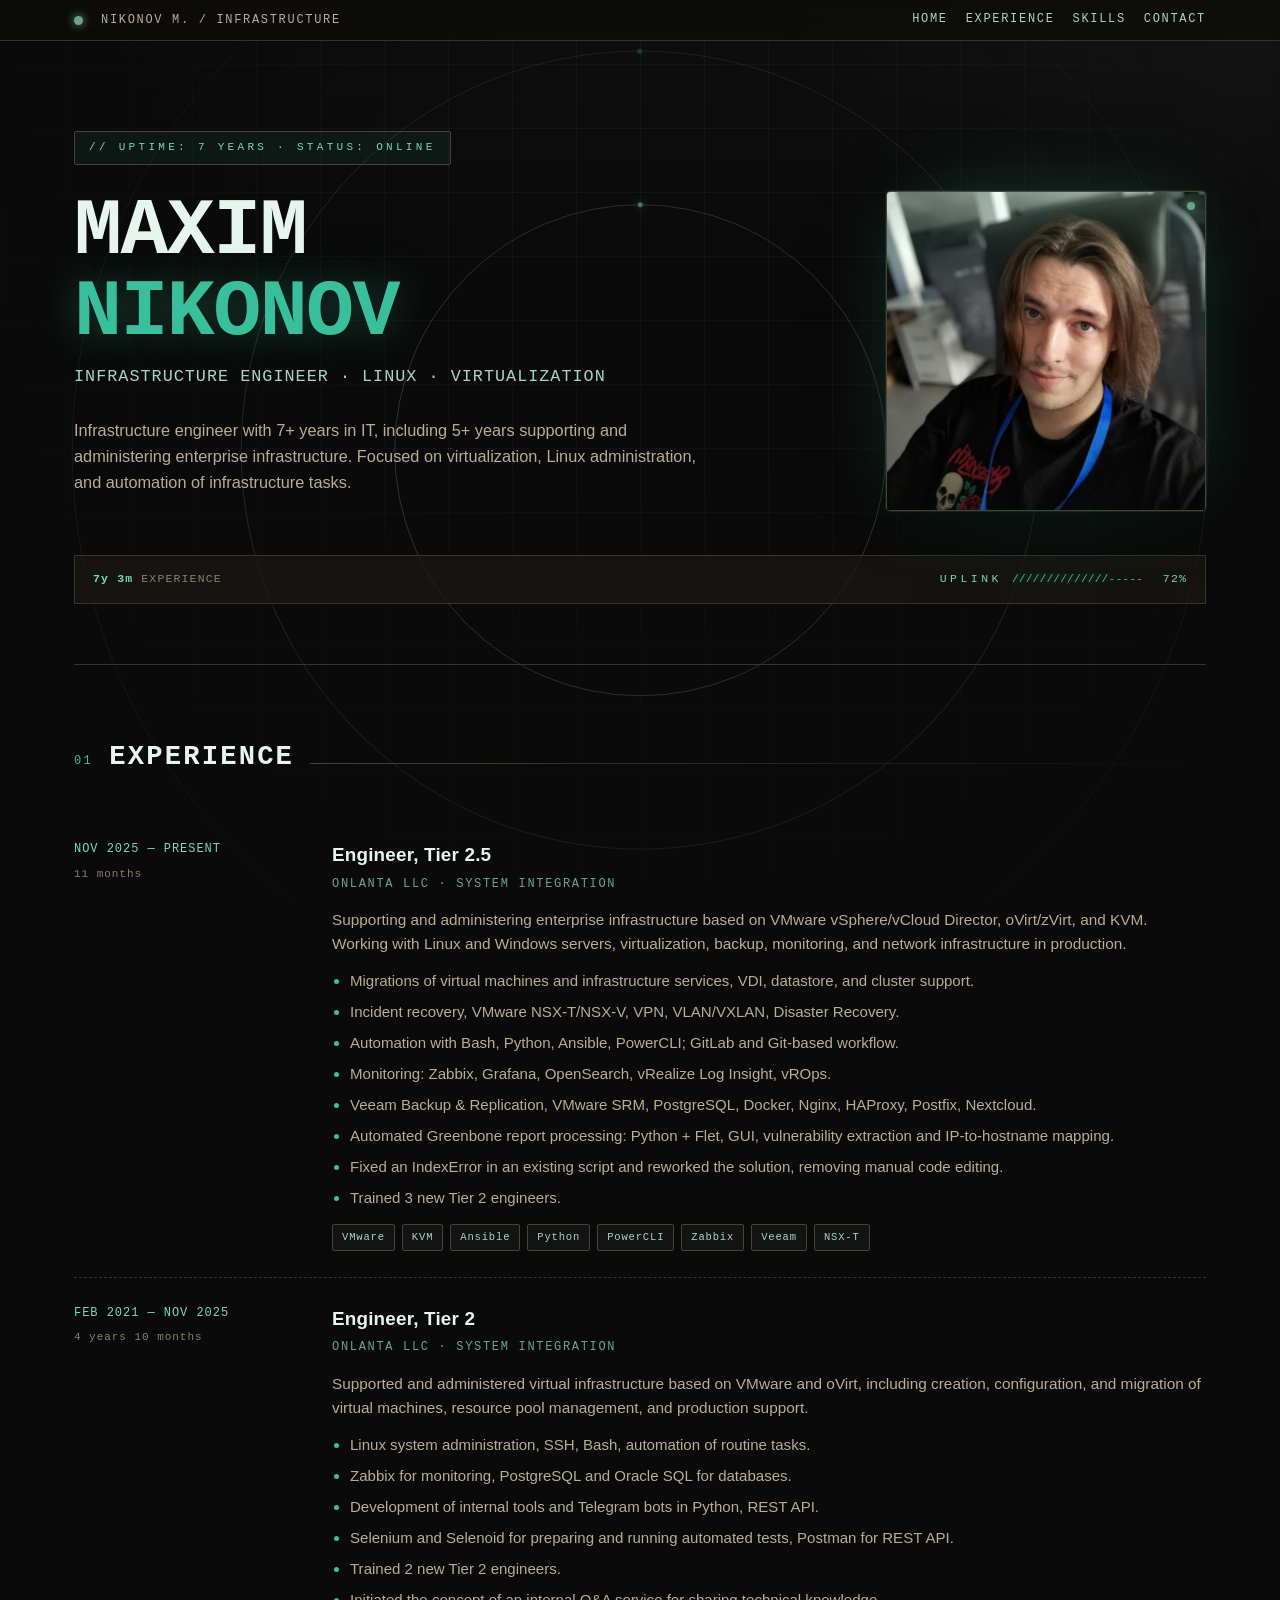
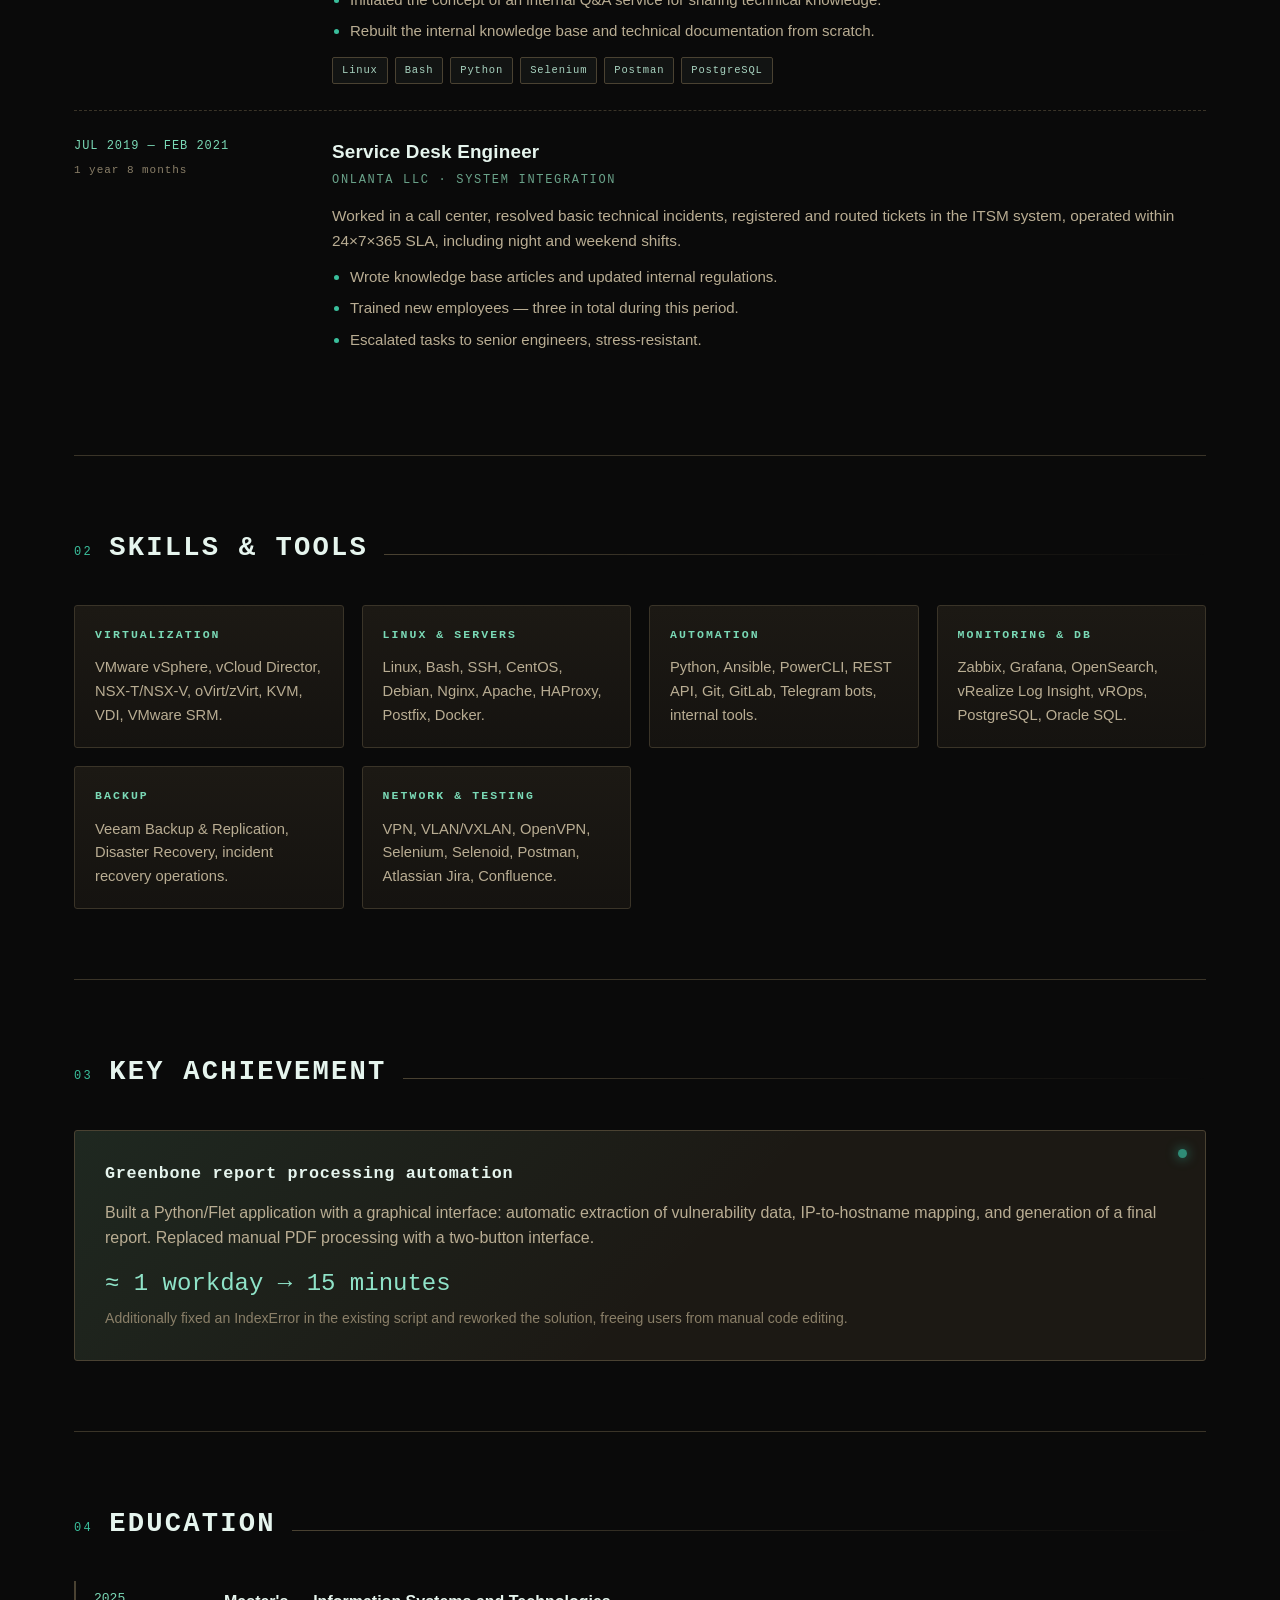
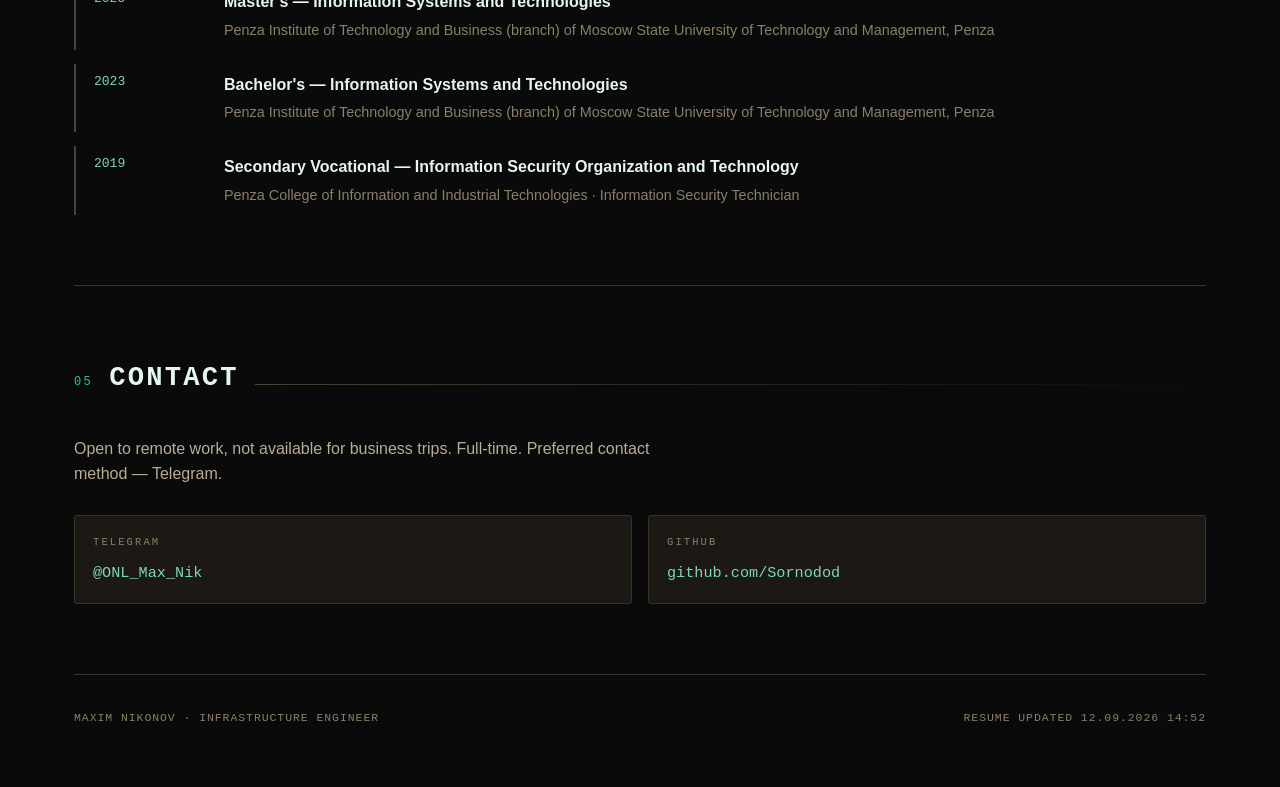
<file: resume.html>
<!DOCTYPE html>
<html lang="en">
<head>
<meta charset="UTF-8" />
<meta name="viewport" content="width=device-width, initial-scale=1.0" />
<title>CV Nikonov</title>
<link rel="icon" type="image/png" href="favicon.png" />
<link rel="stylesheet" href="bg.css" />
<style>
  :root{
    --bg:#0d0c0a;
    --bg2:#151310;
    --panel:#1c1914;
    --panel2:#232019;
    --line:#3a3428;
    --line2:#4a4232;
    --text:#efe6d2;
    --muted:#b9ad93;
    --dim:#8a7f68;
    --accent:#3abf9c;
    --accent2:#7ad9b6;
    --amber:#8fe3c8;
    --olive:#6aa38a;
    --khaki:#a9d4c1;
    --rust:#2f8b76;
    --cream:#e6f5ee;
    --mono:"IBM Plex Mono","JetBrains Mono","SFMono-Regular",Consolas,monospace;
    --sans:"Inter","Segoe UI",Roboto,Arial,sans-serif;
  }

  *{box-sizing:border-box}
  html{scroll-behavior:smooth}
  body{
    margin:0;
    color:var(--text);
    font-family:var(--sans);
    line-height:1.6;
    overflow-x:hidden;
  }

  .wrap{position:relative; z-index:2; max-width:1180px; margin:0 auto; padding:0 24px}

  /* ---------- top bar ---------- */
  .topbar{
    position:sticky; top:0; z-index:50;
    backdrop-filter:blur(10px);
    background:linear-gradient(180deg, rgba(13,12,10,.92), rgba(13,12,10,.65));
    border-bottom:1px solid var(--line);
  }
  .topbar-inner{
    max-width:1180px; margin:0 auto; padding:10px 24px;
    display:flex; align-items:center; gap:18px; flex-wrap:wrap;
    font-family:var(--mono); font-size:12px; letter-spacing:.14em; text-transform:uppercase;
    color:var(--muted);
  }
  .dot{
    width:9px; height:9px; border-radius:50%;
    background:var(--olive);
    box-shadow:0 0 10px var(--olive);
    animation:pulse 2.4s ease-in-out infinite;
  }
  @keyframes pulse{50%{opacity:.35}}
  .topbar .sep{flex:1}
  .topbar a{color:var(--khaki); text-decoration:none; border-bottom:1px dashed transparent}
  .topbar a:hover{color:var(--accent2); border-bottom-color:var(--accent2)}

  /* ---------- hero ---------- */
  header.hero{padding:90px 0 60px; position:relative}
  .tag{
    display:inline-flex; align-items:center; gap:10px;
    font-family:var(--mono); font-size:11px; letter-spacing:.3em; text-transform:uppercase;
    color:var(--accent2);
    border:1px solid var(--line2);
    background:rgba(58,191,156,.07);
    padding:7px 14px; border-radius:2px;
  }

  .hero-cols{
    display:grid;
    grid-template-columns:1.6fr .8fr;
    gap:48px;
    align-items:center;
    margin-top:26px;
  }

  h1{
    font-family:var(--mono);
    font-size:clamp(2.4rem, 6.5vw, 5rem);
    line-height:1.02;
    margin:0 0 10px;
    letter-spacing:-.02em;
    color:var(--cream);
    text-transform:uppercase;
  }
  h1 span{color:var(--accent); text-shadow:0 0 40px rgba(58,191,156,.35)}
  .sub{
    font-family:var(--mono); font-size:clamp(.85rem,1.6vw,1.05rem);
    color:var(--khaki); letter-spacing:.06em; margin-bottom:26px;
  }
  .lead{max-width:640px; color:var(--muted); font-size:1.02rem}

  /* ---------- avatar ---------- */
  .avatar{
    position:relative;
    justify-self:end;
    width:100%;
    max-width:320px;
    aspect-ratio:1 / 1;
    border-radius:4px;
    overflow:hidden;
    border:1px solid var(--line2);
    background:linear-gradient(180deg, var(--panel), var(--bg2));
    box-shadow:
      0 0 0 1px rgba(58,191,156,.12),
      0 24px 60px -20px rgba(0,0,0,.8),
      0 0 80px -30px rgba(58,191,156,.5);
    transition:box-shadow .45s ease, border-color .45s ease;
  }
  .avatar img{
    width:100%; height:100%; object-fit:cover; display:block;
    filter:contrast(1.05) saturate(1.05);
    transition:filter .45s ease, transform .45s ease;
  }
  .avatar:hover{
    border-color:var(--accent);
    box-shadow:
      0 0 0 1px rgba(58,191,156,.35),
      0 24px 60px -20px rgba(0,0,0,.8),
      0 0 100px -20px rgba(58,191,156,.7);
  }
  .avatar:hover img{
    filter:contrast(1.05) saturate(1.1);
    transform:scale(1.03);
  }
  .avatar::after{
    content:"";
    position:absolute; inset:0;
    background:linear-gradient(180deg, rgba(58,191,156,.10), transparent 40%, rgba(13,12,10,.35));
    pointer-events:none;
  }
  .avatar::before{
    content:"";
    position:absolute; top:10px; right:10px;
    width:8px; height:8px; border-radius:50%;
    background:var(--olive);
    box-shadow:0 0 10px var(--olive);
    z-index:2;
    animation:pulse 2.4s ease-in-out infinite;
  }

  /* ---------- telemetry strip ---------- */
  .telemetry{
    margin-top:44px;
    border:1px solid var(--line);
    background:rgba(28,25,20,.72);
    padding:14px 18px;
    font-family:var(--mono);
    font-size:11.5px;
    color:var(--dim);
    display:flex;
    align-items:baseline;
    gap:26px;
    letter-spacing:.1em;
  }
  .telemetry > span:first-child{
    flex:0 0 auto;
    white-space:nowrap;
  }
  .telemetry b{color:var(--accent2); font-weight:600}

  /* ---------- ascii uplink ---------- */
  .uplink{
    display:flex;
    flex:1 1 auto;
    min-width:0;
    align-items:baseline;
    gap:10px;
    font-family:var(--mono);
    letter-spacing:.1em;
    color:var(--dim);
    justify-content:flex-end;
    overflow:hidden;
  }
  .uplink__label{
    color:var(--accent2);
    letter-spacing:.3em;
    flex:0 0 auto;
    white-space:nowrap;
  }
  .uplink__bar{
    color:var(--accent);
    letter-spacing:0;
    text-shadow:0 0 6px rgba(58,191,156,.45);
    flex:0 1 auto;
    min-width:0;
    white-space:nowrap;
    overflow:hidden;
  }
  .uplink__value{
    color:var(--accent2);
    font-variant-numeric:tabular-nums;
    min-width:34px;
    text-align:right;
    flex:0 0 auto;
    white-space:nowrap;
  }

  /* ---------- sections ---------- */
  section{padding:70px 0; border-top:1px solid var(--line)}
  .sec-head{
    display:flex; align-items:baseline; gap:16px; margin-bottom:36px;
  }
  .sec-num{
    font-family:var(--mono); font-size:12px; color:var(--accent);
    letter-spacing:.2em;
  }
  h2{
    font-family:var(--mono); font-size:clamp(1.2rem,2.6vw,1.7rem);
    text-transform:uppercase; letter-spacing:.08em; margin:0; color:var(--cream);
  }
  .sec-line{flex:1; height:1px; background:linear-gradient(90deg,var(--line2),transparent)}

  /* ---------- timeline ---------- */
  .job{
    display:grid; grid-template-columns:230px 1fr; gap:28px;
    padding:26px 0; border-bottom:1px dashed var(--line);
  }
  .job:last-child{border-bottom:none}
  .job-when{
    font-family:var(--mono); font-size:12px; color:var(--accent2);
    letter-spacing:.08em;
  }
  .job-when em{
    display:block; font-style:normal; color:var(--dim); margin-top:6px; font-size:11px;
  }
  .job h3{
    margin:0 0 4px; font-size:1.18rem; color:var(--cream); letter-spacing:.01em;
  }
  .job .company{
    font-family:var(--mono); font-size:12px; color:var(--olive);
    text-transform:uppercase; letter-spacing:.14em; margin-bottom:14px;
  }
  .job p{margin:0 0 12px; color:var(--muted); font-size:.96rem}
  .job ul{margin:0; padding-left:18px; color:var(--muted); font-size:.94rem}
  .job li{margin-bottom:7px}
  .job li::marker{color:var(--accent)}

  .chips{display:flex; flex-wrap:wrap; gap:7px; margin-top:14px}
  .chip{
    font-family:var(--mono); font-size:10.5px; letter-spacing:.08em;
    border:1px solid var(--line2); color:var(--khaki);
    padding:4px 9px; border-radius:2px; background:rgba(169,212,193,.05);
  }

  /* ---------- skills ---------- */
  .skills{
    display:grid; grid-template-columns:repeat(auto-fit,minmax(260px,1fr)); gap:18px;
  }
  .skill-card{
    border:1px solid var(--line);
    background:linear-gradient(180deg,var(--panel),var(--bg2));
    padding:20px; border-radius:3px;
    transition:border-color .25s, transform .25s;
  }
  .skill-card:hover{border-color:var(--accent); transform:translateY(-3px)}
  .skill-card h4{
    margin:0 0 12px; font-family:var(--mono); font-size:11.5px;
    letter-spacing:.18em; text-transform:uppercase; color:var(--accent2);
  }
  .skill-card p{margin:0; color:var(--muted); font-size:.92rem}

  /* ---------- highlight ---------- */
  .highlight{
    border:1px solid var(--line2);
    background:
      linear-gradient(135deg, rgba(58,191,156,.09), transparent 55%),
      var(--panel);
    padding:30px; border-radius:3px;
    position:relative;
  }
  .highlight::after{
    content:""; position:absolute; right:18px; top:18px;
    width:9px; height:9px; border-radius:50%; background:var(--rust);
    box-shadow:0 0 12px var(--rust);
  }
  .highlight h3{
    font-family:var(--mono); margin:0 0 12px; color:var(--cream);
    font-size:1.05rem; letter-spacing:.04em;
  }
  .highlight p{margin:0; color:var(--muted)}
  .highlight .metric{
    font-family:var(--mono); color:var(--amber); font-size:1.5rem;
    display:block; margin:14px 0 4px;
  }

  /* ---------- education ---------- */
  .edu{display:grid; gap:14px}
  .edu-item{
    display:grid; grid-template-columns:110px 1fr; gap:20px;
    border-left:2px solid var(--line2); padding:8px 0 8px 18px;
    transition:border-color .25s;
  }
  .edu-item:hover{border-color:var(--accent)}
  .edu-item .year{
    font-family:var(--mono); color:var(--accent2); font-size:13px;
  }
  .edu-item h4{margin:0 0 4px; color:var(--cream); font-size:1rem}
  .edu-item p{margin:0; color:var(--dim); font-size:.9rem}

  /* ---------- contact ---------- */
  .contact{
    display:grid; grid-template-columns:repeat(auto-fit,minmax(220px,1fr)); gap:16px;
    margin-top:28px;
  }
  .contact a{
    display:block; text-decoration:none; color:var(--text);
    border:1px solid var(--line); background:var(--panel);
    padding:18px; border-radius:3px; transition:.25s;
  }
  .contact a:hover{border-color:var(--accent); background:var(--panel2)}
  .contact small{
    display:block; font-family:var(--mono); font-size:10.5px; letter-spacing:.2em;
    text-transform:uppercase; color:var(--dim); margin-bottom:8px;
  }
  .contact span{font-family:var(--mono); color:var(--accent2); font-size:.95rem}

  footer{
    border-top:1px solid var(--line); padding:34px 0 60px;
    font-family:var(--mono); font-size:11.5px; color:var(--dim);
    display:flex; justify-content:space-between; gap:16px; flex-wrap:wrap;
    letter-spacing:.08em;
  }

  @media (max-width:860px){
    .hero-cols{grid-template-columns:1fr; gap:32px}
    .avatar{justify-self:start; max-width:260px}
    .job{grid-template-columns:1fr; gap:10px}
    header.hero{padding:60px 0 40px}
  }
  @media (max-width:520px){
    .edu-item{grid-template-columns:1fr; gap:4px}
    .telemetry{font-size:10.5px; gap:14px}
    .uplink__value{min-width:30px}
  }
</style>
</head>
<body>

<div class="bg-grid"></div>

<div class="bg-orbits">
  <div class="bg-orbits__system">
    <div class="orbit orbit--1"><span class="orbit__planet"></span></div>
    <div class="orbit orbit--2"><span class="orbit__planet"></span></div>
    <div class="orbit orbit--3"><span class="orbit__planet"></span></div>
    <div class="orbit orbit--4"></div>
  </div>
</div>

<div class="topbar">
  <div class="topbar-inner">
    <span class="dot"></span>
    <span>NIKONOV M. / INFRASTRUCTURE</span>
    <span class="sep"></span>
    <a href="index.html">HOME</a>
    <a href="#experience">EXPERIENCE</a>
    <a href="#skills">SKILLS</a>
    <a href="#contact">CONTACT</a>
  </div>
</div>

<div class="wrap">

  <header class="hero">
    <div class="tag">// UPTIME: 7 YEARS · STATUS: ONLINE</div>

    <div class="hero-cols">
      <div>
        <h1>Maxim<br><span>Nikonov</span></h1>
        <div class="sub">INFRASTRUCTURE ENGINEER · LINUX · VIRTUALIZATION</div>
        <p class="lead">
          Infrastructure engineer with 7+ years in IT, including 5+ years
          supporting and administering enterprise infrastructure.
          Focused on virtualization, Linux administration,
          and automation of infrastructure tasks.
        </p>
      </div>

      <div class="avatar">
        <img src="ava.png" alt="Maxim Nikonov" />
      </div>
    </div>

    <div class="telemetry">
      <span><b>7y 3m</b> EXPERIENCE</span>
      <span class="uplink" aria-hidden="true">
        <span class="uplink__label">UPLINK</span>
        <span class="uplink__bar" id="uplinkBar">------------------</span>
        <span class="uplink__value" id="uplinkValue">0%</span>
      </span>
    </div>
  </header>

  <section id="experience">
    <div class="sec-head">
      <span class="sec-num">01</span>
      <h2>Experience</h2>
      <span class="sec-line"></span>
    </div>

    <div class="job">
      <div class="job-when">
        NOV 2025 — PRESENT
        <em>11 months</em>
      </div>
      <div>
        <h3>Engineer, Tier 2.5</h3>
        <div class="company">ONLANTA LLC · System Integration</div>
        <p>
          Supporting and administering enterprise infrastructure based on VMware vSphere/vCloud Director,
          oVirt/zVirt, and KVM. Working with Linux and Windows servers, virtualization, backup,
          monitoring, and network infrastructure in production.
        </p>
        <ul>
          <li>Migrations of virtual machines and infrastructure services, VDI, datastore, and cluster support.</li>
          <li>Incident recovery, VMware NSX-T/NSX-V, VPN, VLAN/VXLAN, Disaster Recovery.</li>
          <li>Automation with Bash, Python, Ansible, PowerCLI; GitLab and Git-based workflow.</li>
          <li>Monitoring: Zabbix, Grafana, OpenSearch, vRealize Log Insight, vROps.</li>
          <li>Veeam Backup & Replication, VMware SRM, PostgreSQL, Docker, Nginx, HAProxy, Postfix, Nextcloud.</li>
          <li>Automated Greenbone report processing: Python + Flet, GUI, vulnerability extraction and IP-to-hostname mapping.</li>
          <li>Fixed an IndexError in an existing script and reworked the solution, removing manual code editing.</li>
          <li>Trained 3 new Tier 2 engineers.</li>
        </ul>
        <div class="chips">
          <span class="chip">VMware</span><span class="chip">KVM</span><span class="chip">Ansible</span>
          <span class="chip">Python</span><span class="chip">PowerCLI</span><span class="chip">Zabbix</span>
          <span class="chip">Veeam</span><span class="chip">NSX-T</span>
        </div>
      </div>
    </div>

    <div class="job">
      <div class="job-when">
        FEB 2021 — NOV 2025
        <em>4 years 10 months</em>
      </div>
      <div>
        <h3>Engineer, Tier 2</h3>
        <div class="company">ONLANTA LLC · System Integration</div>
        <p>
          Supported and administered virtual infrastructure based on VMware and oVirt,
          including creation, configuration, and migration of virtual machines, resource pool
          management, and production support.
        </p>
        <ul>
          <li>Linux system administration, SSH, Bash, automation of routine tasks.</li>
          <li>Zabbix for monitoring, PostgreSQL and Oracle SQL for databases.</li>
          <li>Development of internal tools and Telegram bots in Python, REST API.</li>
          <li>Selenium and Selenoid for preparing and running automated tests, Postman for REST API.</li>
          <li>Trained 2 new Tier 2 engineers.</li>
          <li>Initiated the concept of an internal Q&A service for sharing technical knowledge.</li>
          <li>Rebuilt the internal knowledge base and technical documentation from scratch.</li>
        </ul>
        <div class="chips">
          <span class="chip">Linux</span><span class="chip">Bash</span><span class="chip">Python</span>
          <span class="chip">Selenium</span><span class="chip">Postman</span><span class="chip">PostgreSQL</span>
        </div>
      </div>
    </div>

    <div class="job">
      <div class="job-when">
        JUL 2019 — FEB 2021
        <em>1 year 8 months</em>
      </div>
      <div>
        <h3>Service Desk Engineer</h3>
        <div class="company">ONLANTA LLC · System Integration</div>
        <p>
          Worked in a call center, resolved basic technical incidents, registered and routed
          tickets in the ITSM system, operated within 24×7×365 SLA, including night and weekend shifts.
        </p>
        <ul>
          <li>Wrote knowledge base articles and updated internal regulations.</li>
          <li>Trained new employees — three in total during this period.</li>
          <li>Escalated tasks to senior engineers, stress-resistant.</li>
        </ul>
      </div>
    </div>
  </section>

  <section id="skills">
    <div class="sec-head">
      <span class="sec-num">02</span>
      <h2>Skills & Tools</h2>
      <span class="sec-line"></span>
    </div>

    <div class="skills">
      <div class="skill-card">
        <h4>Virtualization</h4>
        <p>VMware vSphere, vCloud Director, NSX-T/NSX-V, oVirt/zVirt, KVM, VDI, VMware SRM.</p>
      </div>
      <div class="skill-card">
        <h4>Linux & Servers</h4>
        <p>Linux, Bash, SSH, CentOS, Debian, Nginx, Apache, HAProxy, Postfix, Docker.</p>
      </div>
      <div class="skill-card">
        <h4>Automation</h4>
        <p>Python, Ansible, PowerCLI, REST API, Git, GitLab, Telegram bots, internal tools.</p>
      </div>
      <div class="skill-card">
        <h4>Monitoring & DB</h4>
        <p>Zabbix, Grafana, OpenSearch, vRealize Log Insight, vROps, PostgreSQL, Oracle SQL.</p>
      </div>
      <div class="skill-card">
        <h4>Backup</h4>
        <p>Veeam Backup & Replication, Disaster Recovery, incident recovery operations.</p>
      </div>
      <div class="skill-card">
        <h4>Network & Testing</h4>
        <p>VPN, VLAN/VXLAN, OpenVPN, Selenium, Selenoid, Postman, Atlassian Jira, Confluence.</p>
      </div>
    </div>
  </section>

  <section>
    <div class="sec-head">
      <span class="sec-num">03</span>
      <h2>Key Achievement</h2>
      <span class="sec-line"></span>
    </div>

    <div class="highlight">
      <h3>Greenbone report processing automation</h3>
      <p>
        Built a Python/Flet application with a graphical interface: automatic extraction
        of vulnerability data, IP-to-hostname mapping, and generation of a final report.
        Replaced manual PDF processing with a two-button interface.
      </p>
      <span class="metric">≈ 1 workday → 15 minutes</span>
      <p style="font-size:.88rem;color:var(--dim)">
        Additionally fixed an IndexError in the existing script and reworked the solution,
        freeing users from manual code editing.
      </p>
    </div>
  </section>

  <section>
    <div class="sec-head">
      <span class="sec-num">04</span>
      <h2>Education</h2>
      <span class="sec-line"></span>
    </div>

    <div class="edu">
      <div class="edu-item">
        <div class="year">2025</div>
        <div>
          <h4>Master's — Information Systems and Technologies</h4>
          <p>Penza Institute of Technology and Business (branch) of Moscow State University of Technology and Management, Penza</p>
        </div>
      </div>
      <div class="edu-item">
        <div class="year">2023</div>
        <div>
          <h4>Bachelor's — Information Systems and Technologies</h4>
          <p>Penza Institute of Technology and Business (branch) of Moscow State University of Technology and Management, Penza</p>
        </div>
      </div>
      <div class="edu-item">
        <div class="year">2019</div>
        <div>
          <h4>Secondary Vocational — Information Security Organization and Technology</h4>
          <p>Penza College of Information and Industrial Technologies · Information Security Technician</p>
        </div>
      </div>
    </div>
  </section>

  <section id="contact">
    <div class="sec-head">
      <span class="sec-num">05</span>
      <h2>Contact</h2>
      <span class="sec-line"></span>
    </div>

    <p style="color:var(--muted);max-width:620px">
      Open to remote work, not available for business trips. Full-time.
      Preferred contact method — Telegram.
    </p>

    <div class="contact">
      <a href="https://t.me/ONL_Max_Nik" target="_blank" rel="noopener">
        <small>Telegram</small>
        <span>@ONL_Max_Nik</span>
      </a>
      <a href="https://github.com/Sornodod" target="_blank" rel="noopener">
        <small>GitHub</small>
        <span>github.com/Sornodod</span>
      </a>
    </div>
  </section>

  <footer>
    <span>MAXIM NIKONOV · INFRASTRUCTURE ENGINEER</span>
    <span>RESUME UPDATED 12.09.2026 14:52</span>
  </footer>

</div>

<script>
  (function(){
    var bar   = document.getElementById('uplinkBar');
    var value = document.getElementById('uplinkValue');
    if (!bar || !value) return;

    var FILL  = '/';
    var EMPTY = '-';

    var current = 0;

    function widthInChars(){
      var w = bar.clientWidth;
      if (!w) return 20;

      var probe = document.createElement('span');
      probe.style.position = 'absolute';
      probe.style.visibility = 'hidden';
      probe.style.whiteSpace = 'pre';
      probe.style.font = getComputedStyle(bar).font;
      probe.textContent = 'M'.repeat(50);
      document.body.appendChild(probe);
      var charW = probe.getBoundingClientRect().width / 50;
      document.body.removeChild(probe);

      return Math.max(6, Math.floor(w / charW));
    }

    function render(percent){
      var total  = widthInChars();
      var filled = Math.round(total * percent / 100);
      if (filled < 0) filled = 0;
      if (filled > total) filled = total;

      bar.textContent = FILL.repeat(filled) + EMPTY.repeat(total - filled);
      value.textContent = Math.round(percent) + '%';
    }

    function setTarget(v){
      var start = current;
      var end   = Math.max(0, Math.min(98, Math.round(v)));
      var t0    = performance.now();
      var dur   = 900;

      function tick(now){
        var k = Math.min(1, (now - t0) / dur);
        var e = 1 - Math.pow(1 - k, 3);
        current = start + (end - start) * e;
        render(current);
        if (k < 1) requestAnimationFrame(tick);
      }
      requestAnimationFrame(tick);
    }

    render(0);
    setTimeout(function(){ setTarget(72); }, 200);

    setInterval(function(){
      setTarget(60 + Math.random() * 36);
    }, 3500);

    window.addEventListener('resize', function(){ render(current); });
  })();
</script>

<!-- Yandex.Metrika counter -->
<script type="text/javascript">
    (function(m,e,t,r,i,k,a){
        m[i]=m[i]||function(){(m[i].a=m[i].a||[]).push(arguments)};
        m[i].l=1*new Date();
        for (var j = 0; j < document.scripts.length; j++) {if (document.scripts[j].src === r) { return; }}
        k=e.createElement(t),a=e.getElementsByTagName(t)[0],k.async=1,k.src=r,a.parentNode.insertBefore(k,a)
    })(window, document,'script','https://mc.yandex.ru/metrika/tag.js?id=112547080', 'ym');

    ym(112547080, 'init', {ssr:true, webvisor:true, clickmap:true, ecommerce:"dataLayer", referrer: document.referrer, url: location.href, accurateTrackBounce:true, trackLinks:true});
</script>
<noscript><div><img src="https://mc.yandex.ru/watch/112547080" style="position:absolute; left:-9999px;" alt="" /></div></noscript>
<!-- /Yandex.Metrika counter -->

</body>
</html>
</file>
<file: bg.css>
/* ============================================================
   bg.css — фоновая сетка, подложка и орбиты сайта (зелёная палитра)
   ============================================================ */

/* --- базовый тёмный фон с лёгкими зелёными градиентами по углам --- */
body{
  background:
    radial-gradient(1200px 700px at 15% -10%, #1c1c1c 0%, transparent 60%),
    radial-gradient(900px 600px at 100% 0%, #141414 0%, transparent 55%),
    #0a0a0a;
}

/* --- слой сетки на весь экран, поверх фона, но под контентом --- */
.bg-grid{
  position:fixed;
  inset:0;
  pointer-events:none;
  z-index:0;
  background-image:
    linear-gradient(rgba(180,180,180,.08) 1px, transparent 1px),
    linear-gradient(90deg, rgba(180,180,180,.08) 1px, transparent 1px);
  background-size:64px 64px;
  /* мягко гасим сетку по краям, чтобы не было "обоев" */
  mask-image:radial-gradient(ellipse at 50% 30%, #000 20%, transparent 85%);
  -webkit-mask-image:radial-gradient(ellipse at 50% 30%, #000 20%, transparent 85%);
  opacity:.55;
}

/* --- тонкая горизонтальная "подсветка" сверху, для объёма --- */
.bg-grid::after{
  content:"";
  position:absolute;
  inset:0;
  background:linear-gradient(180deg, rgba(180,180,180,.06), transparent 40%);
  pointer-events:none;
}

/* ============================================================
   Фоновые орбиты — едва заметные вложенные эллипсы
   ============================================================ */

.bg-orbits{
  position:fixed;
  inset:0;
  pointer-events:none;
  z-index:0;
  overflow:hidden;
  /* мягко гасим орбиты по краям, чтобы не было жёстких линий у бортов */
  mask-image:radial-gradient(ellipse at 50% 50%, #000 30%, transparent 95%);
  -webkit-mask-image:radial-gradient(ellipse at 50% 50%, #000 30%, transparent 95%);
}

/* общий контейнер для всех орбит: центрируем */
.bg-orbits__system{
  position:absolute;
  top:50%;
  left:50%;
  width:min(120vw, 1600px);
  aspect-ratio:1 / 1;
  transform:translate(-50%, -50%);
}

/* каждая орбита — эллипс с тонкой обводкой */
.orbit{
  position:absolute;
  top:50%;
  left:50%;
  border:1px solid rgba(255,255,255,.14);
  border-radius:50%;
  transform:translate(-50%, -50%);
  animation:orbit-spin linear infinite;
}

/* разные размеры и скорости */
.orbit--1{
  width:32%;
  height:32%;
  border-color:rgba(255,255,255,.16);
  animation-duration:120s;
}
.orbit--2{
  width:52%;
  height:52%;
  border-color:rgba(255,255,255,.15);
  animation-duration:180s;
  animation-direction:reverse;
}
.orbit--3{
  width:74%;
  height:74%;
  border-color:rgba(255,255,255,.12);
  animation-duration:260s;
}
.orbit--4{
  width:96%;
  height:96%;
  border-color:rgba(255,255,255,.11);
  animation-duration:340s;
  animation-direction:reverse;
}

/* точка на орбите — маленькая планета */
.orbit__planet{
  position:absolute;
  top:-3px;
  left:50%;
  width:5px;
  height:5px;
  border-radius:50%;
  background:rgba(125,225,154,.55);
  box-shadow:0 0 8px rgba(125,225,154,.5);
  transform:translateX(-50%);
}

/* разные планеты: не у всех, чтобы было не густо */
.orbit--2 .orbit__planet{
  background:rgba(63,191,107,.5);
  box-shadow:0 0 8px rgba(63,191,107,.45);
}
.orbit--3 .orbit__planet{
  width:4px; height:4px;
  background:rgba(168,240,181,.5);
  box-shadow:0 0 6px rgba(168,240,181,.45);
}
.orbit--4 .orbit__planet{
  display:none;
}

@keyframes orbit-spin{
  from{ transform:translate(-50%, -50%) rotate(0deg); }
  to  { transform:translate(-50%, -50%) rotate(360deg); }
}

/* --- на узких экранах орбиты слишком крупные — уменьшим и притушим --- */
@media (max-width:860px){
  .bg-orbits__system{
    width:min(160vw, 900px);
    opacity:.7;
  }
}

/* --- если хочется медленного «дыхания» сетки — раскомментируй --- */
/*
@keyframes grid-breathe{
  0%,100%{opacity:.45}
  50%{opacity:.65}
}
.bg-grid{animation:grid-breathe 18s ease-in-out infinite}
*/
</file>
